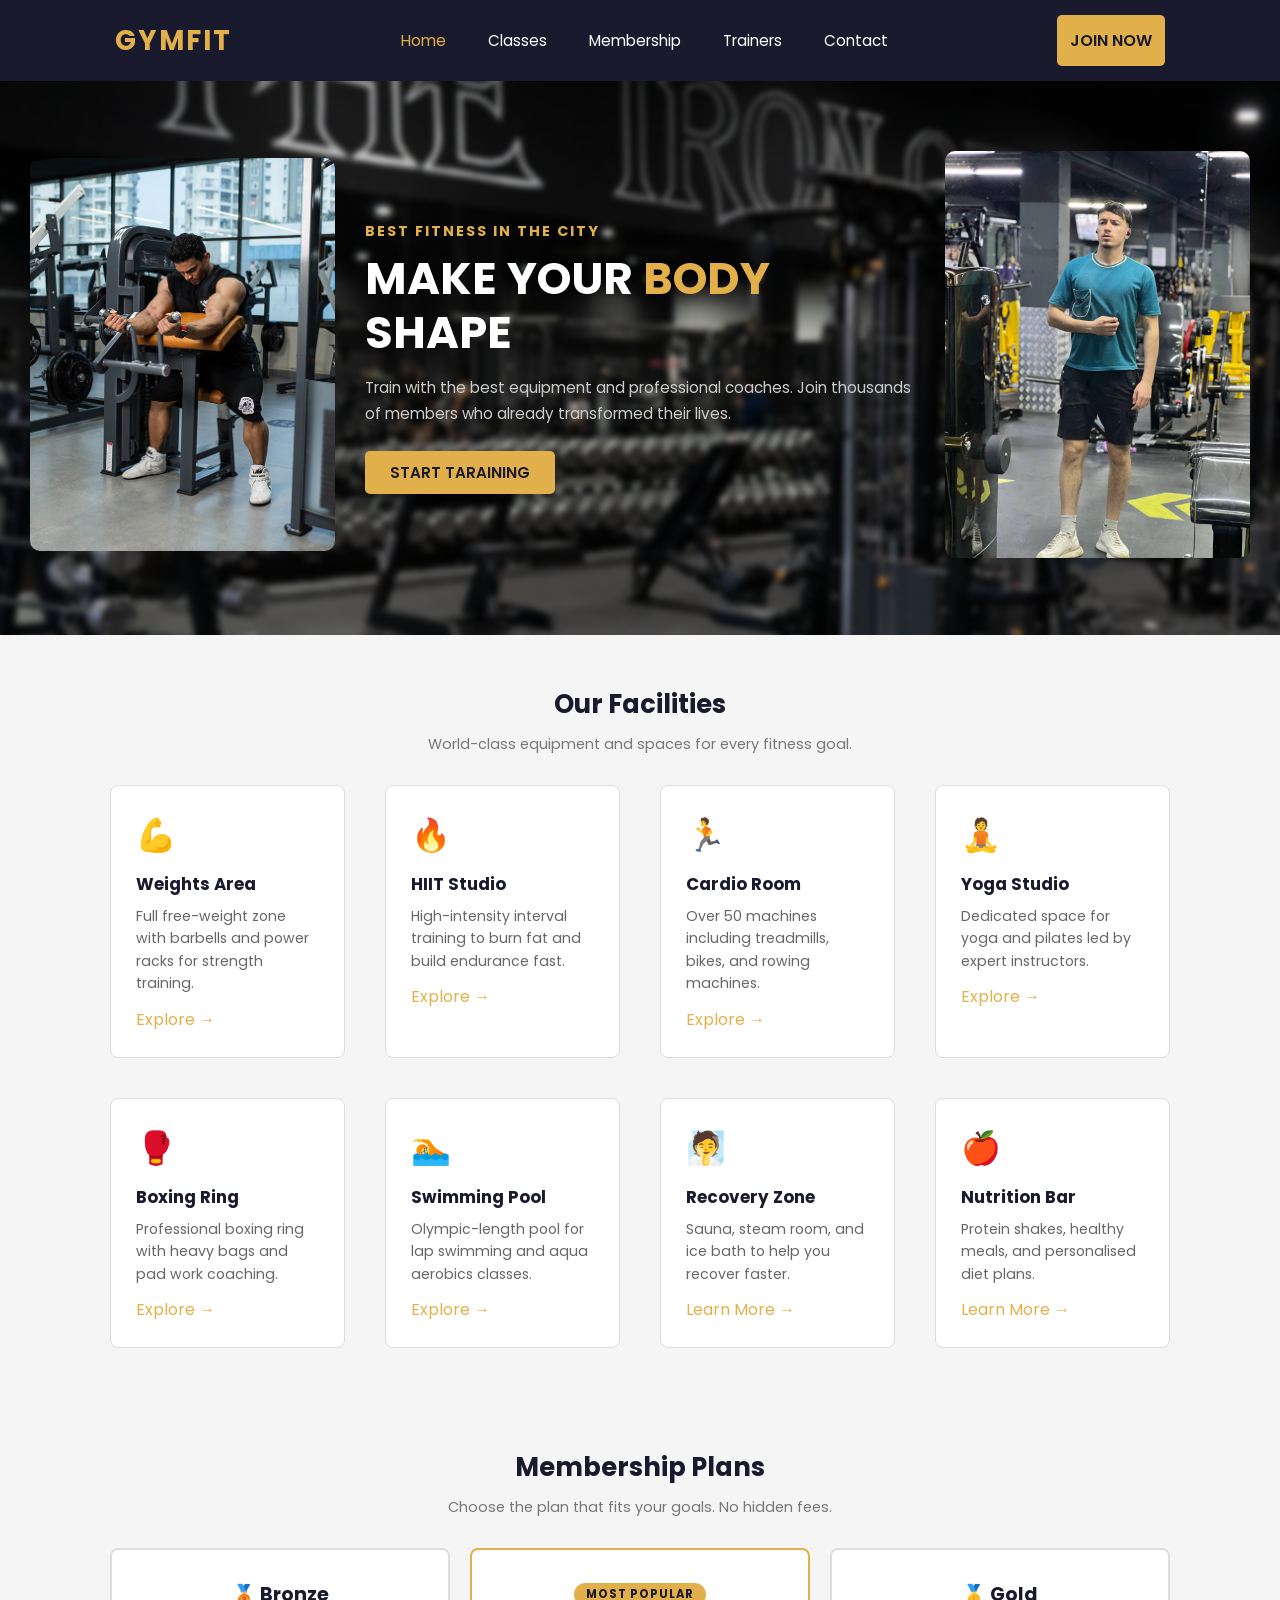
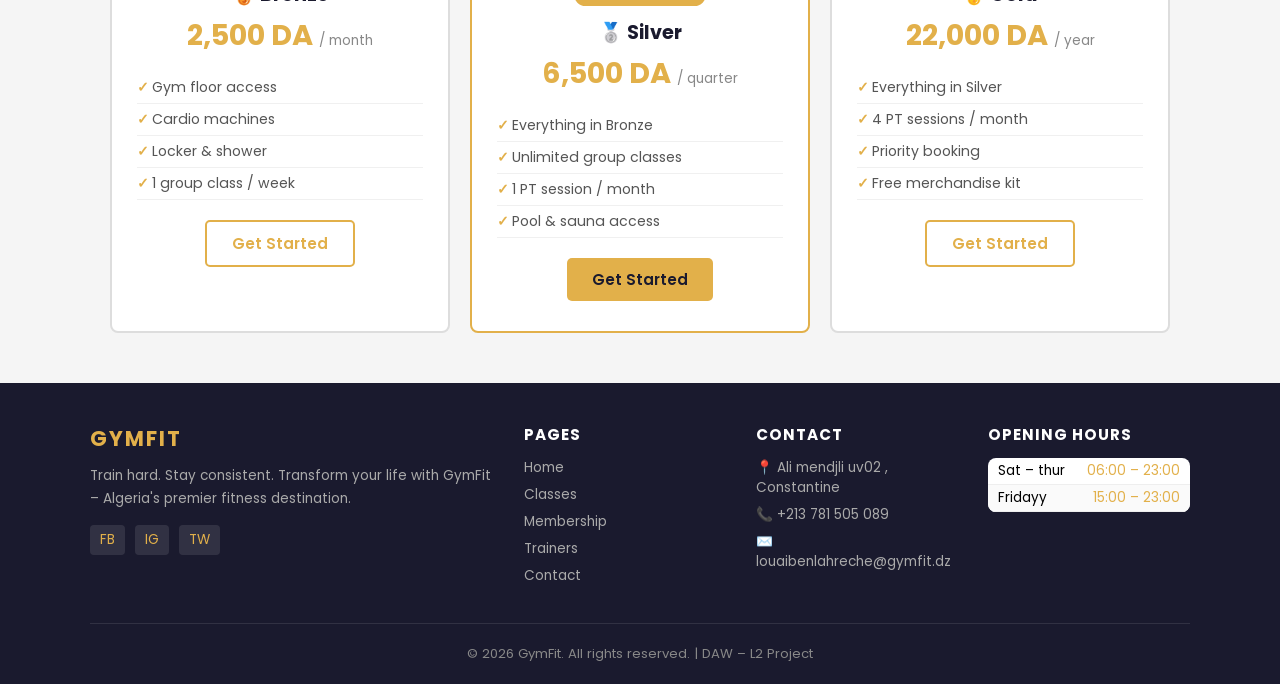
<file: gym-main/index.html>
<!DOCTYPE html>
<html lang="en">
<head>
  <meta charset="UTF-8" />
  <meta name="viewport" content="width=device-width, initial-scale=1.0" />
  <title>GymFit - Home</title>
  <link rel="stylesheet" href="style.css" />
</head>

<body>

  <!-- NAVIGATION -->
  <nav>
    <div class="logo">
      <a href="index.html">GYMFIT</a>
    </div>
    <ul>
      <li><a href="index.html" class="active">Home</a></li>
      <li><a href="classes.html">Classes</a></li>
      <li><a href="membership.html">Membership</a></li>
      <li><a href="trainers.html">Trainers</a></li>
      <li><a href="contact.html">Contact</a></li>
    </ul>
    <a href="membership.html" class="btn">JOIN NOW</a>
  </nav>

  <!-- HERO SECTION -->
  <header class="hero">
    <div class="hero-image">
       <img src="gym-photo.jpg" alt="Person training at GymFit" />
    </div>
    <div class="hero-text">
      <h4>Best Fitness in the City</h4>
      <h1>MAKE YOUR <span>BODY</span> SHAPE</h1>
      <p>Train with the best equipment and professional coaches. Join thousands of members who already transformed their lives.</p>
      <a href="membership.html" class="btn">START TARAINING</a>
    </div>
    <div class="hero-image">
      <img src="louai.jpg" alt="Person training at GymFit" />
    </div>
  </header>

  <!-- MAIN CONTENT -->
  <main>

    <!-- GYM FACILITIES -->
    <section class="container">
      <h2 class="section-title">Our Facilities</h2>
      <p class="section-sub">World-class equipment and spaces for every fitness goal.</p>

      <div class="grid-4">

        <article class="card">
          <div class="icon">💪</div>
          <h4>Weights Area</h4>
          <p>Full free-weight zone with barbells and power racks for strength training.</p>
          <a href="classes.html">Explore →</a>
        </article>

        <article class="card">
          <div class="icon">🔥</div>
          <h4>HIIT Studio</h4>
          <p>High-intensity interval training to burn fat and build endurance fast.</p>
          <a href="classes.html">Explore →</a>
        </article>

        <article class="card">
          <div class="icon">🏃</div>
          <h4>Cardio Room</h4>
          <p>Over 50 machines including treadmills, bikes, and rowing machines.</p>
          <a href="classes.html">Explore →</a>
        </article>

        <article class="card">
          <div class="icon">🧘</div>
          <h4>Yoga Studio</h4>
          <p>Dedicated space for yoga and pilates led by expert instructors.</p>
          <a href="classes.html">Explore →</a>
        </article>

        <article class="card">
          <div class="icon">🥊</div>
          <h4>Boxing Ring</h4>
          <p>Professional boxing ring with heavy bags and pad work coaching.</p>
          <a href="classes.html">Explore →</a>
        </article>

        <article class="card">
          <div class="icon">🏊</div>
          <h4>Swimming Pool</h4>
          <p>Olympic-length pool for lap swimming and aqua aerobics classes.</p>
          <a href="classes.html">Explore →</a>
        </article>

        <article class="card">
          <div class="icon">🧖</div>
          <h4>Recovery Zone</h4>
          <p>Sauna, steam room, and ice bath to help you recover faster.</p>
          <a href="contact.html">Learn More →</a>
        </article>

        <article class="card">
          <div class="icon">🍎</div>
          <h4>Nutrition Bar</h4>
          <p>Protein shakes, healthy meals, and personalised diet plans.</p>
          <a href="contact.html">Learn More →</a>
        </article>

      </div>
    </section>

    <!-- MEMBERSHIP PLAN HIGHLIGHTS -->
    <section class="container">
      <h2 class="section-title">Membership Plans</h2>
      <p class="section-sub">Choose the plan that fits your goals. No hidden fees.</p>

      <div class="grid-3">

        <div class="plan-card">
          <h4>🥉 Bronze</h4>
          <p class="price">2,500 DA <span>/ month</span></p>
          <ul>
            <li>Gym floor access</li>
            <li>Cardio machines</li>
            <li>Locker &amp; shower</li>
            <li>1 group class / week</li>
          </ul>
          <a href="membership.html" class="btn btn-outline">Get Started</a>
        </div>

        <div class="plan-card recommended">
          <span class="plan-badge">Most Popular</span>
          <h4>🥈 Silver</h4>
          <p class="price">6,500 DA <span>/ quarter</span></p>
          <ul>
            <li>Everything in Bronze</li>
            <li>Unlimited group classes</li>
            <li>1 PT session / month</li>
            <li>Pool &amp; sauna access</li>
          </ul>
          <a href="membership.html" class="btn">Get Started</a>
        </div>

        <div class="plan-card">
          <h4>🥇 Gold</h4>
          <p class="price">22,000 DA <span>/ year</span></p>
          <ul>
            <li>Everything in Silver</li>
            <li>4 PT sessions / month</li>
            <li>Priority booking</li>
            <li>Free merchandise kit</li>
          </ul>
          <a href="membership.html" class="btn btn-outline">Get Started</a>
        </div>

      </div>
    </section>

  </main>

  <!-- FOOTER -->
  <footer>
    <div class="footer-grid">

      <div class="footer-col">
        <span class="footer-logo">GYMFIT</span>
        <p>Train hard. Stay consistent. Transform your life with GymFit – Algeria's premier fitness destination.</p>
        <div class="footer-socials">
          <a href="#">FB</a>
          <a href="#">IG</a>
          <a href="#">TW</a>
        </div>
      </div>
      <div class="footer-col">
        <h4>Pages</h4>
        <a href="index.html">Home</a>
        <a href="classes.html">Classes</a>
        <a href="membership.html">Membership</a>
        <a href="trainers.html">Trainers</a>
        <a href="contact.html">Contact</a>
      </div>
      <div class="footer-col">
        <h4>Contact</h4>
        <a href="#">📍 Ali mendjli uv02 , Constantine</a>
        <a href="tel:+213555123456">📞 +213 781 505 089</a>
        <a href="mailto:info@gymfit.dz">✉️ louaibenlahreche@gymfit.dz</a>
      </div>
      <div class="footer-col">
        <h4>Opening Hours</h4>
        <table class="footer-hours">
          <tr><td>Sat – thur</td><td>06:00 – 23:00</td></tr>
          <tr><td>Fridayy</td><td>15:00 – 23:00</td></tr>
       
        </table>
      </div>
    </div>
    <div class="footer-bar">
      &copy; 2026 GymFit. All rights reserved. | DAW – L2 Project
    </div>
  </footer>
</body>
</html>
</file>
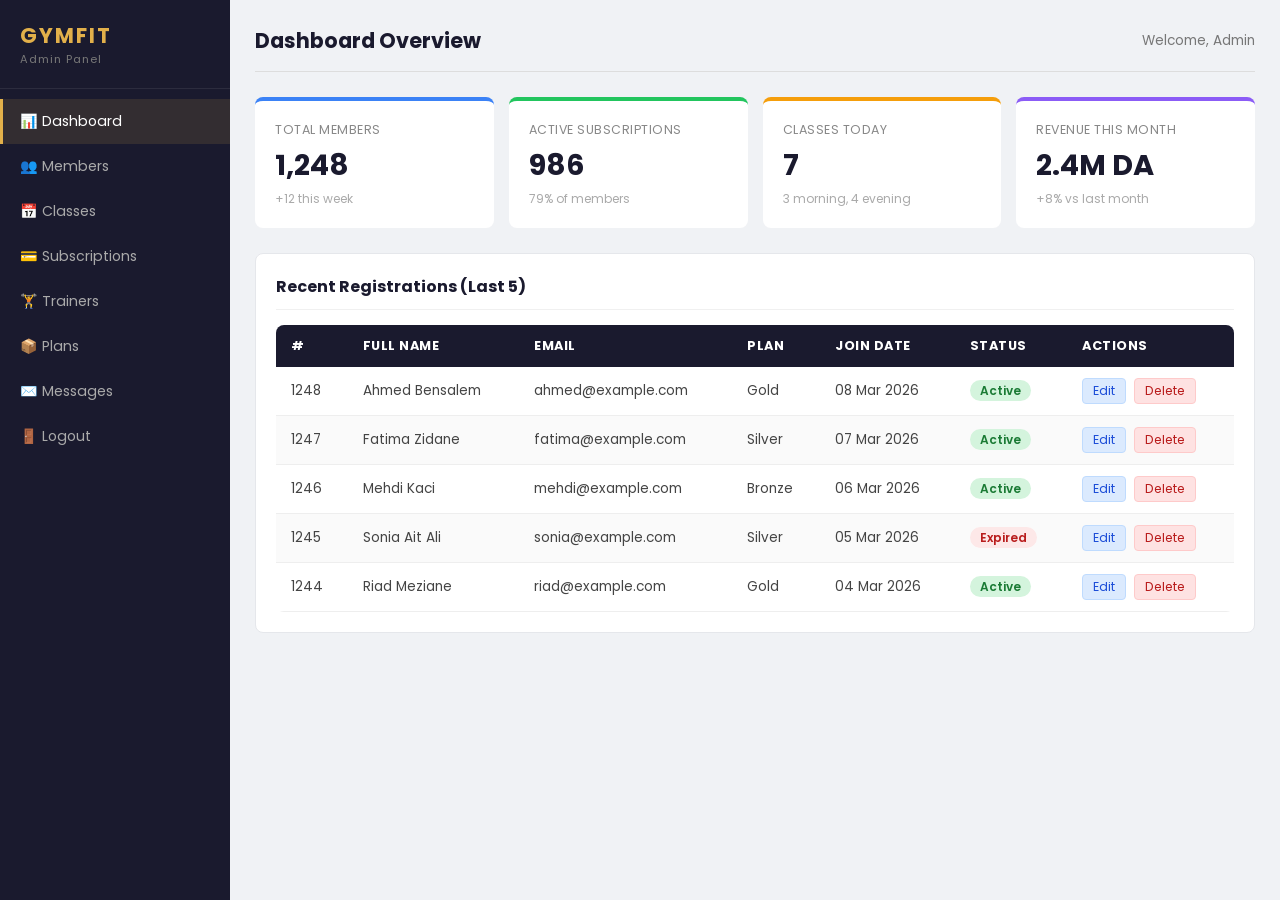
<file: gym-main/Admin-dashboard.html>
<!DOCTYPE html>
<html lang="en">
<head>
  <meta charset="UTF-8" />
  <meta name="viewport" content="width=device-width, initial-scale=1.0" />
  <title>Dashboard - GymFit Admin</title>
  <link rel="stylesheet" href="style.css" />
</head>

<body class="admin-body">

  <div class="admin-layout">

    <aside class="admin-sidebar">
      <div class="sidebar-logo">
        GYMFIT
        <small>Admin Panel</small>
      </div>
      <nav>
        <ul>
          <li><a href="admin-dashboard.html" class="active">📊 Dashboard</a></li>
          <li><a href="#">👥 Members</a></li>
          <li><a href="#">📅 Classes</a></li>
          <li><a href="#">💳 Subscriptions</a></li>
          <li><a href="#">🏋️ Trainers</a></li>
          <li><a href="admin-plans.html">📦 Plans</a></li>
          <li><a href="#">✉️ Messages</a></li>
          <li><a href="admin-login.html">🚪 Logout</a></li>
        </ul>
      </nav>
    </aside>

    <!-- MAIN CONTENT -->
    <main class="admin-main">

      <!-- Top Bar -->
      <div class="admin-topbar">
        <h1>Dashboard Overview</h1>
        <span class="admin-user">Welcome, Admin</span>
      </div>

      <!-- Stats Cards -->
      <div class="stats-grid">
        <div class="stat-card blue">
          <p class="stat-label">Total Members</p>
          <p class="stat-value">1,248</p>
          <p class="stat-sub">+12 this week</p>
        </div>
        <div class="stat-card green">
          <p class="stat-label">Active Subscriptions</p>
          <p class="stat-value">986</p>
          <p class="stat-sub">79% of members</p>
        </div>
        <div class="stat-card orange">
          <p class="stat-label">Classes Today</p>
          <p class="stat-value">7</p>
          <p class="stat-sub">3 morning, 4 evening</p>
        </div>
        <div class="stat-card purple">
          <p class="stat-label">Revenue This Month</p>
          <p class="stat-value">2.4M DA</p>
          <p class="stat-sub">+8% vs last month</p>
        </div>
      </div>

      <!-- Recent Registrations -->
      <div class="admin-card">
        <h2>Recent Registrations (Last 5)</h2>
        <table class="admin-table">
          <thead>
            <tr>
              <th>#</th>
              <th>Full Name</th>
              <th>Email</th>
              <th>Plan</th>
              <th>Join Date</th>
              <th>Status</th>
              <th>Actions</th>
            </tr>
          </thead>
          <tbody>
            <tr>
              <td>1248</td>
              <td>Ahmed Bensalem</td>
              <td>ahmed@example.com</td>
              <td>Gold</td>
              <td>08 Mar 2026</td>
              <td><span class="status-active">Active</span></td>
              <td>
                <button class="btn-edit" type="button">Edit</button>
                <button class="btn-delete" type="button">Delete</button>
              </td>
            </tr>
            <tr>
              <td>1247</td>
              <td>Fatima Zidane</td>
              <td>fatima@example.com</td>
              <td>Silver</td>
              <td>07 Mar 2026</td>
              <td><span class="status-active">Active</span></td>
              <td>
                <button class="btn-edit" type="button">Edit</button>
                <button class="btn-delete" type="button">Delete</button>
              </td>
            </tr>
            <tr>
              <td>1246</td>
              <td>Mehdi Kaci</td>
              <td>mehdi@example.com</td>
              <td>Bronze</td>
              <td>06 Mar 2026</td>
              <td><span class="status-active">Active</span></td>
              <td>
                <button class="btn-edit" type="button">Edit</button>
                <button class="btn-delete" type="button">Delete</button>
              </td>
            </tr>
            <tr>
              <td>1245</td>
              <td>Sonia Ait Ali</td>
              <td>sonia@example.com</td>
              <td>Silver</td>
              <td>05 Mar 2026</td>
              <td><span class="status-inactive">Expired</span></td>
              <td>
                <button class="btn-edit" type="button">Edit</button>
                <button class="btn-delete" type="button">Delete</button>
              </td>
            </tr>
            <tr>
              <td>1244</td>
              <td>Riad Meziane</td>
              <td>riad@example.com</td>
              <td>Gold</td>
              <td>04 Mar 2026</td>
              <td><span class="status-active">Active</span></td>
              <td>
                <button class="btn-edit" type="button">Edit</button>
                <button class="btn-delete" type="button">Delete</button>
              </td>
            </tr>
          </tbody>
        </table>
      </div>

    </main>
  </div>

</body>
</html>
</file>
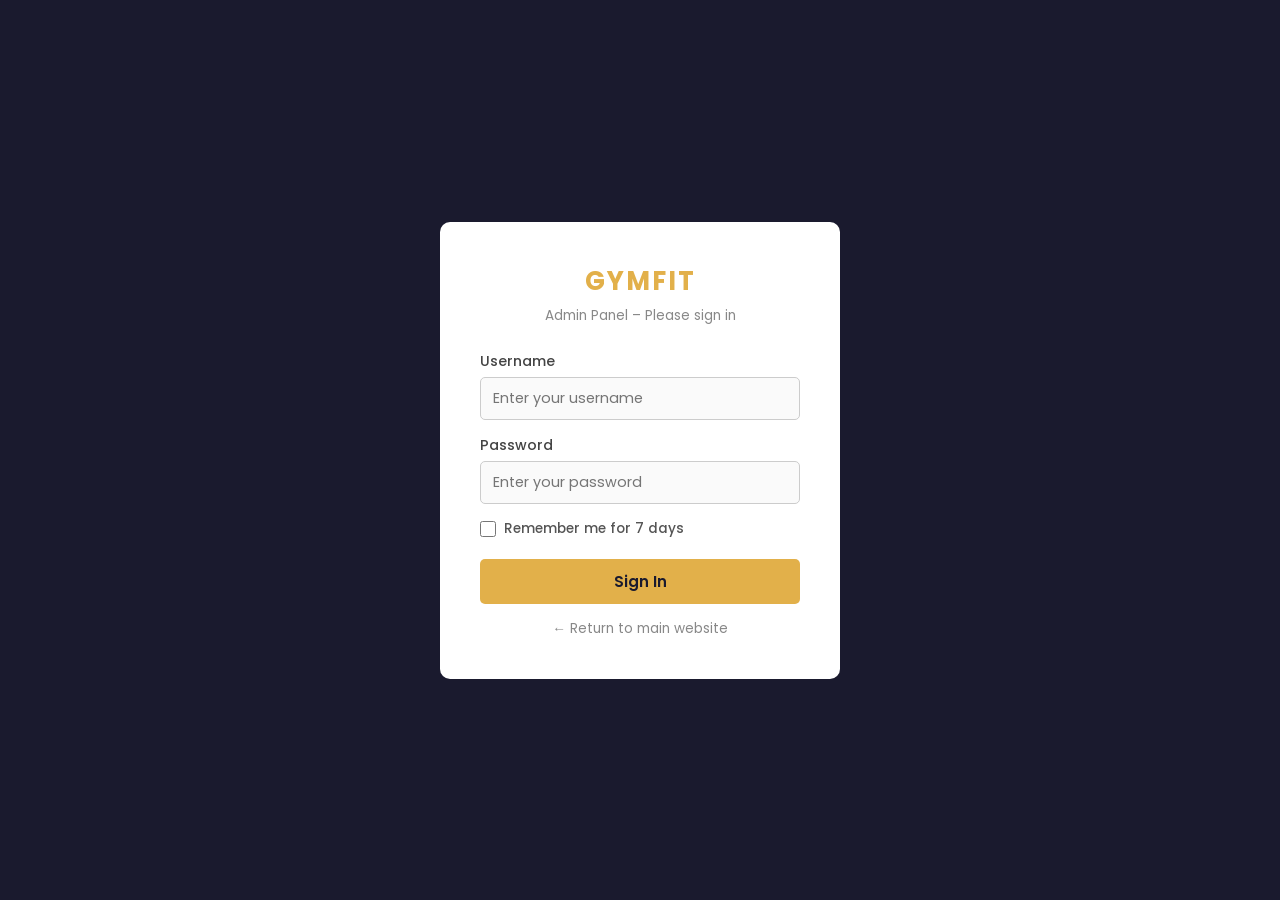
<file: gym-main/Admin-login.html>
<!DOCTYPE html>
<html lang="en">
<head>
  <meta charset="UTF-8" />
  <meta name="viewport" content="width=device-width, initial-scale=1.0" />
  <title>Admin Login - GymFit</title>
  <link rel="stylesheet" href="style.css" />
</head>

<body class="admin-body">

  <div class="login-page">
    <div class="login-card">

      <p class="login-logo">GYMFIT</p>
      <p class="login-sub">Admin Panel – Please sign in</p>

     
      <div class="error-msg" id="loginError">
        Invalid username or password. Please try again.
      </div>

      <form action="admin-dashboard.html" method="POST">

        <div class="form-group">
          <label for="username">Username</label>
          <input type="text" id="username" name="username" placeholder="Enter your username" required autocomplete="username" />
        </div>

        <div class="form-group">
          <label for="password">Password</label>
          <input type="password" id="password" name="password" placeholder="Enter your password" required autocomplete="current-password" />
        </div>

        <div class="form-group">
          <label style="display:flex; align-items:center; gap:8px; cursor:pointer; font-size:.85rem; color:#555;">
            <input type="checkbox" name="remember" style="width:16px; height:16px; accent-color:#e2b04a;" />
            Remember me for 7 days
          </label>
        </div>

        <button type="submit" class="admin-submit">Sign In</button>

      </form>

      <a href="index.html" class="back-link">← Return to main website</a>

    </div>
  </div>

</body>
</html>
</file>
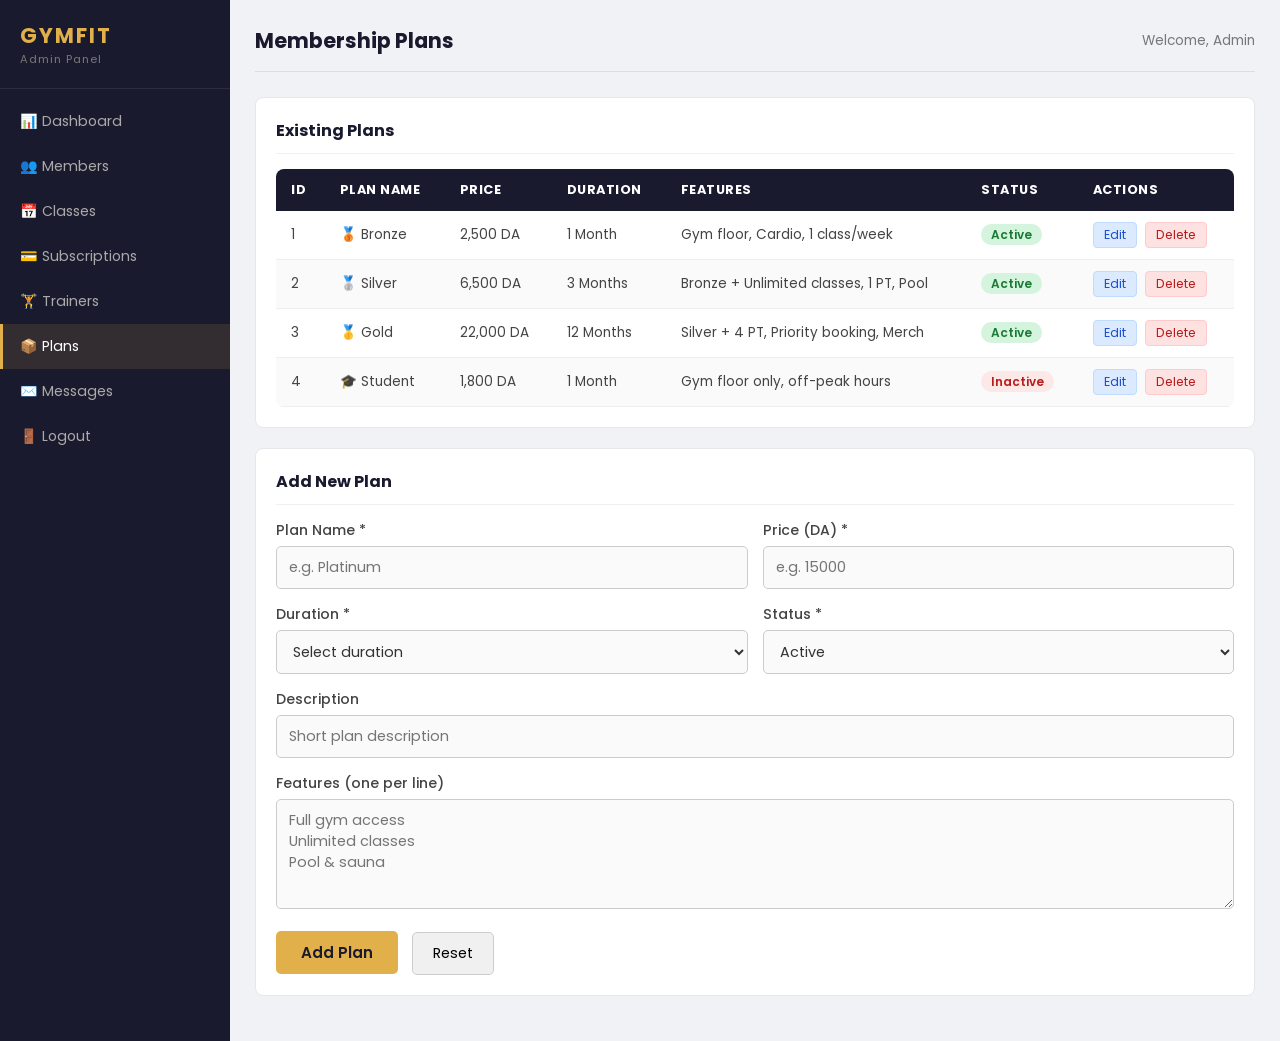
<file: gym-main/Admin-plans.html>
<!DOCTYPE html>
<html lang="en">
<head>
  <meta charset="UTF-8" />
  <meta name="viewport" content="width=device-width, initial-scale=1.0" />
  <title>Plans Management - GymFit Admin</title>
  <link rel="stylesheet" href="style.css" />
</head>

<body class="admin-body">

  <div class="admin-layout">

    <!-- SIDEBAR -->
    <aside class="admin-sidebar">
      <div class="sidebar-logo">
        GYMFIT
        <small>Admin Panel</small>
      </div>

      <nav>
        <ul>
          <li><a href="admin-dashboard.html">📊 Dashboard</a></li>
          <li><a href="#">👥 Members</a></li>
          <li><a href="#">📅 Classes</a></li>
          <li><a href="#">💳 Subscriptions</a></li>
          <li><a href="#">🏋️ Trainers</a></li>
          <li><a href="admin-plans.html" class="active">📦 Plans</a></li>
          <li><a href="#">✉️ Messages</a></li>
          <li><a href="admin-login.html">🚪 Logout</a></li>
        </ul>
      </nav>
    </aside>

    <!-- MAIN CONTENT -->
    <main class="admin-main">

      <!-- Top Bar -->
      <div class="admin-topbar">
        <h1>Membership Plans</h1>
        <span class="admin-user">Welcome, Admin</span>
      </div>

      <!-- Existing Plans Table -->
      <div class="admin-card">
        <h2>Existing Plans</h2>
        <table class="admin-table">
          <thead>
            <tr>
              <th>ID</th>
              <th>Plan Name</th>
              <th>Price</th>
              <th>Duration</th>
              <th>Features</th>
              <th>Status</th>
              <th>Actions</th>
            </tr>
          </thead>
          <tbody>
            <tr>
              <td>1</td>
              <td>🥉 Bronze</td>
              <td>2,500 DA</td>
              <td>1 Month</td>
              <td>Gym floor, Cardio, 1 class/week</td>
              <td><span class="status-active">Active</span></td>
              <td>
                <button class="btn-edit" type="button">Edit</button>
                <button class="btn-delete" type="button">Delete</button>
              </td>
            </tr>
            <tr>
              <td>2</td>
              <td>🥈 Silver</td>
              <td>6,500 DA</td>
              <td>3 Months</td>
              <td>Bronze + Unlimited classes, 1 PT, Pool</td>
              <td><span class="status-active">Active</span></td>
              <td>
                <button class="btn-edit" type="button">Edit</button>
                <button class="btn-delete" type="button">Delete</button>
              </td>
            </tr>
            <tr>
              <td>3</td>
              <td>🥇 Gold</td>
              <td>22,000 DA</td>
              <td>12 Months</td>
              <td>Silver + 4 PT, Priority booking, Merch</td>
              <td><span class="status-active">Active</span></td>
              <td>
                <button class="btn-edit" type="button">Edit</button>
                <button class="btn-delete" type="button">Delete</button>
              </td>
            </tr>
            <tr>
              <td>4</td>
              <td>🎓 Student</td>
              <td>1,800 DA</td>
              <td>1 Month</td>
              <td>Gym floor only, off-peak hours</td>
              <td><span class="status-inactive">Inactive</span></td>
              <td>
                <button class="btn-edit" type="button">Edit</button>
                <button class="btn-delete" type="button">Delete</button>
              </td>
            </tr>
          </tbody>
        </table>
      </div>

      <!-- Add New Plan Form -->
      <div class="admin-card">
        <h2>Add New Plan</h2>

        <form action="#" method="POST">

          <div class="form-row">
            <div class="form-group">
              <label for="planName">Plan Name *</label>
              <input type="text" id="planName" name="planName" placeholder="e.g. Platinum" required />
            </div>
            <div class="form-group">
              <label for="planPrice">Price (DA) *</label>
              <input type="number" id="planPrice" name="planPrice" placeholder="e.g. 15000" min="0" required />
            </div>
          </div>

          <div class="form-row">
            <div class="form-group">
              <label for="planDuration">Duration *</label>
              <select id="planDuration" name="planDuration" required>
                <option value="">Select duration</option>
                <option value="1">1 Month</option>
                <option value="3">3 Months</option>
                <option value="6">6 Months</option>
                <option value="12">12 Months</option>
              </select>
            </div>
            <div class="form-group">
              <label for="planStatus">Status *</label>
              <select id="planStatus" name="planStatus" required>
                <option value="active">Active</option>
                <option value="inactive">Inactive</option>
              </select>
            </div>
          </div>

          <div class="form-group">
            <label for="planDesc">Description</label>
            <input type="text" id="planDesc" name="planDesc" placeholder="Short plan description" />
          </div>

          <div class="form-group">
            <label for="planFeatures">Features (one per line)</label>
            <textarea id="planFeatures" name="planFeatures" placeholder="Full gym access&#10;Unlimited classes&#10;Pool &amp; sauna"></textarea>
          </div>

          <button type="submit" class="btn">Add Plan</button>
          <button type="reset" style="margin-left:10px; padding:10px 20px; background:#f0f0f0; border:1px solid #ccc; border-radius:5px; cursor:pointer; font-family:Poppins,sans-serif; font-size:.9rem;">Reset</button>

        </form>
      </div>

    </main>
  </div>

</body>
</html>
</file>
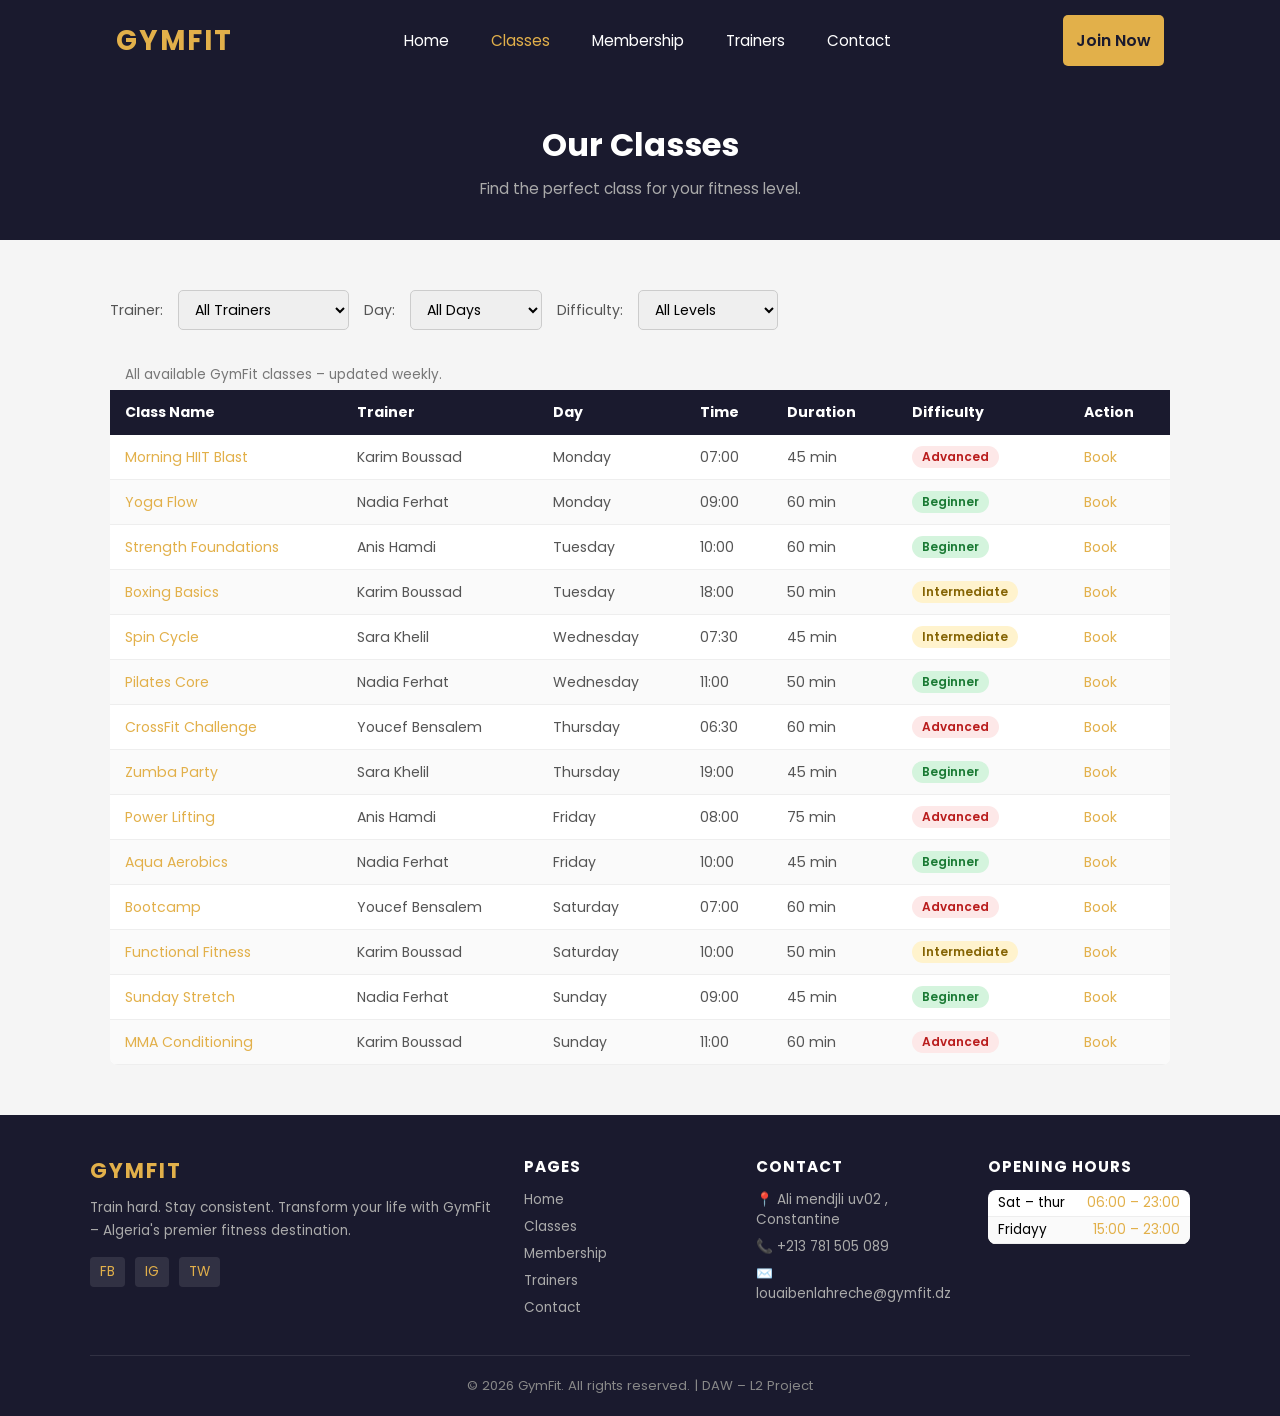
<file: gym-main/classes.html>
<!DOCTYPE html>
<html lang="en">
<head>
  <meta charset="UTF-8" />
  <meta name="viewport" content="width=device-width, initial-scale=1.0" />
  <title>Classes - GymFit</title>
  <link rel="stylesheet" href="style.css" />
</head>

<body>

  <!-- NAVIGATION -->
  <nav>
    <div class="logo">GYMFIT</div>
    <ul>
      <li><a href="index.html">Home</a></li>
      <li><a href="classes.html" class="active">Classes</a></li>
      <li><a href="membership.html">Membership</a></li>
      <li><a href="trainers.html">Trainers</a></li>
      <li><a href="contact.html">Contact</a></li>
    </ul>
    <a href="membership.html" class="btn">Join Now</a>
  </nav>

  <!-- PAGE TITLE -->
  <div class="page-title">
    <h1>Our Classes</h1>
    <p>Find the perfect class for your fitness level.</p>
  </div>

  <!-- MAIN CONTENT -->
  <main>
    <section class="container">

      <!-- FILTER BAR (placeholder - JS filtering comes in Part 3) -->
      <div style="display:flex; gap:15px; flex-wrap:wrap; margin-bottom:25px; align-items:center;">

        <label for="filterTrainer" style="font-size:.88rem; color:#555;">Trainer:</label>
        <select id="filterTrainer" style="padding:8px 12px; border:1px solid #ccc; border-radius:5px; font-family:Poppins,sans-serif; font-size:.88rem;">
          <option value="">All Trainers</option>
          <option>Karim Boussad</option>
          <option>Sara Khelil</option>
          <option>Anis Hamdi</option>
          <option>Nadia Ferhat</option>
          <option>Youcef Bensalem</option>
        </select>

        <label for="filterDay" style="font-size:.88rem; color:#555;">Day:</label>
        <select id="filterDay" style="padding:8px 12px; border:1px solid #ccc; border-radius:5px; font-family:Poppins,sans-serif; font-size:.88rem;">
          <option value="">All Days</option>
          <option>Monday</option>
          <option>Tuesday</option>
          <option>Wednesday</option>
          <option>Thursday</option>
          <option>Friday</option>
          <option>Saturday</option>
          <option>Sunday</option>
        </select>

        <label for="filterDiff" style="font-size:.88rem; color:#555;">Difficulty:</label>
        <select id="filterDiff" style="padding:8px 12px; border:1px solid #ccc; border-radius:5px; font-family:Poppins,sans-serif; font-size:.88rem;">
          <option value="">All Levels</option>
          <option>Beginner</option>
          <option>Intermediate</option>
          <option>Advanced</option>
        </select>

        <!-- Note: real filtering will be added in Part 3 with JavaScript -->

      </div>

      <!-- CLASSES TABLE -->
      <table>
        <caption>All available GymFit classes – updated weekly.</caption>
        <thead>
          <tr>
            <th>Class Name</th>
            <th>Trainer</th>
            <th>Day</th>
            <th>Time</th>
            <th>Duration</th>
            <th>Difficulty</th>
            <th>Action</th>
          </tr>
        </thead>
        <tbody>
          <tr>
            <td><a href="#">Morning HIIT Blast</a></td>
            <td>Karim Boussad</td>
            <td>Monday</td>
            <td>07:00</td>
            <td>45 min</td>
            <td><span class="badge badge-advanced">Advanced</span></td>
            <td><a href="#">Book</a></td>
          </tr>
          <tr>
            <td><a href="#">Yoga Flow</a></td>
            <td>Nadia Ferhat</td>
            <td>Monday</td>
            <td>09:00</td>
            <td>60 min</td>
            <td><span class="badge badge-beginner">Beginner</span></td>
            <td><a href="#">Book</a></td>
          </tr>
          <tr>
            <td><a href="#">Strength Foundations</a></td>
            <td>Anis Hamdi</td>
            <td>Tuesday</td>
            <td>10:00</td>
            <td>60 min</td>
            <td><span class="badge badge-beginner">Beginner</span></td>
            <td><a href="#">Book</a></td>
          </tr>
          <tr>
            <td><a href="#">Boxing Basics</a></td>
            <td>Karim Boussad</td>
            <td>Tuesday</td>
            <td>18:00</td>
            <td>50 min</td>
            <td><span class="badge badge-intermediate">Intermediate</span></td>
            <td><a href="#">Book</a></td>
          </tr>
          <tr>
            <td><a href="#">Spin Cycle</a></td>
            <td>Sara Khelil</td>
            <td>Wednesday</td>
            <td>07:30</td>
            <td>45 min</td>
            <td><span class="badge badge-intermediate">Intermediate</span></td>
            <td><a href="#">Book</a></td>
          </tr>
          <tr>
            <td><a href="#">Pilates Core</a></td>
            <td>Nadia Ferhat</td>
            <td>Wednesday</td>
            <td>11:00</td>
            <td>50 min</td>
            <td><span class="badge badge-beginner">Beginner</span></td>
            <td><a href="#">Book</a></td>
          </tr>
          <tr>
            <td><a href="#">CrossFit Challenge</a></td>
            <td>Youcef Bensalem</td>
            <td>Thursday</td>
            <td>06:30</td>
            <td>60 min</td>
            <td><span class="badge badge-advanced">Advanced</span></td>
            <td><a href="#">Book</a></td>
          </tr>
          <tr>
            <td><a href="#">Zumba Party</a></td>
            <td>Sara Khelil</td>
            <td>Thursday</td>
            <td>19:00</td>
            <td>45 min</td>
            <td><span class="badge badge-beginner">Beginner</span></td>
            <td><a href="#">Book</a></td>
          </tr>
          <tr>
            <td><a href="#">Power Lifting</a></td>
            <td>Anis Hamdi</td>
            <td>Friday</td>
            <td>08:00</td>
            <td>75 min</td>
            <td><span class="badge badge-advanced">Advanced</span></td>
            <td><a href="#">Book</a></td>
          </tr>
          <tr>
            <td><a href="#">Aqua Aerobics</a></td>
            <td>Nadia Ferhat</td>
            <td>Friday</td>
            <td>10:00</td>
            <td>45 min</td>
            <td><span class="badge badge-beginner">Beginner</span></td>
            <td><a href="#">Book</a></td>
          </tr>
          <tr>
            <td><a href="#">Bootcamp</a></td>
            <td>Youcef Bensalem</td>
            <td>Saturday</td>
            <td>07:00</td>
            <td>60 min</td>
            <td><span class="badge badge-advanced">Advanced</span></td>
            <td><a href="#">Book</a></td>
          </tr>
          <tr>
            <td><a href="#">Functional Fitness</a></td>
            <td>Karim Boussad</td>
            <td>Saturday</td>
            <td>10:00</td>
            <td>50 min</td>
            <td><span class="badge badge-intermediate">Intermediate</span></td>
            <td><a href="#">Book</a></td>
          </tr>
          <tr>
            <td><a href="#">Sunday Stretch</a></td>
            <td>Nadia Ferhat</td>
            <td>Sunday</td>
            <td>09:00</td>
            <td>45 min</td>
            <td><span class="badge badge-beginner">Beginner</span></td>
            <td><a href="#">Book</a></td>
          </tr>
          <tr>
            <td><a href="#">MMA Conditioning</a></td>
            <td>Karim Boussad</td>
            <td>Sunday</td>
            <td>11:00</td>
            <td>60 min</td>
            <td><span class="badge badge-advanced">Advanced</span></td>
            <td><a href="#">Book</a></td>
          </tr>
        </tbody>
      </table>

    </section>
  </main>

  <!-- FOOTER -->
  <!-- FOOTER -->
  <footer>
    <div class="footer-grid">

      <div class="footer-col">
        <span class="footer-logo">GYMFIT</span>
        <p>Train hard. Stay consistent. Transform your life with GymFit – Algeria's premier fitness destination.</p>
        <div class="footer-socials">
          <a href="#">FB</a>
          <a href="#">IG</a>
          <a href="#">TW</a>
        </div>
      </div>
      <div class="footer-col">
        <h4>Pages</h4>
        <a href="index.html">Home</a>
        <a href="classes.html">Classes</a>
        <a href="membership.html">Membership</a>
        <a href="trainers.html">Trainers</a>
        <a href="contact.html">Contact</a>
      </div>
      <div class="footer-col">
        <h4>Contact</h4>
        <a href="#">📍 Ali mendjli uv02 , Constantine</a>
        <a href="tel:+213555123456">📞 +213 781 505 089</a>
        <a href="mailto:info@gymfit.dz">✉️ louaibenlahreche@gymfit.dz</a>
      </div>
      <div class="footer-col">
        <h4>Opening Hours</h4>
        <table class="footer-hours">
          <tr><td>Sat – thur</td><td>06:00 – 23:00</td></tr>
          <tr><td>Fridayy</td><td>15:00 – 23:00</td></tr>
       
        </table>
      </div>
    </div>
    <div class="footer-bar">
      &copy; 2026 GymFit. All rights reserved. | DAW – L2 Project
    </div>
  </footer>
</body>
</html>
</file>
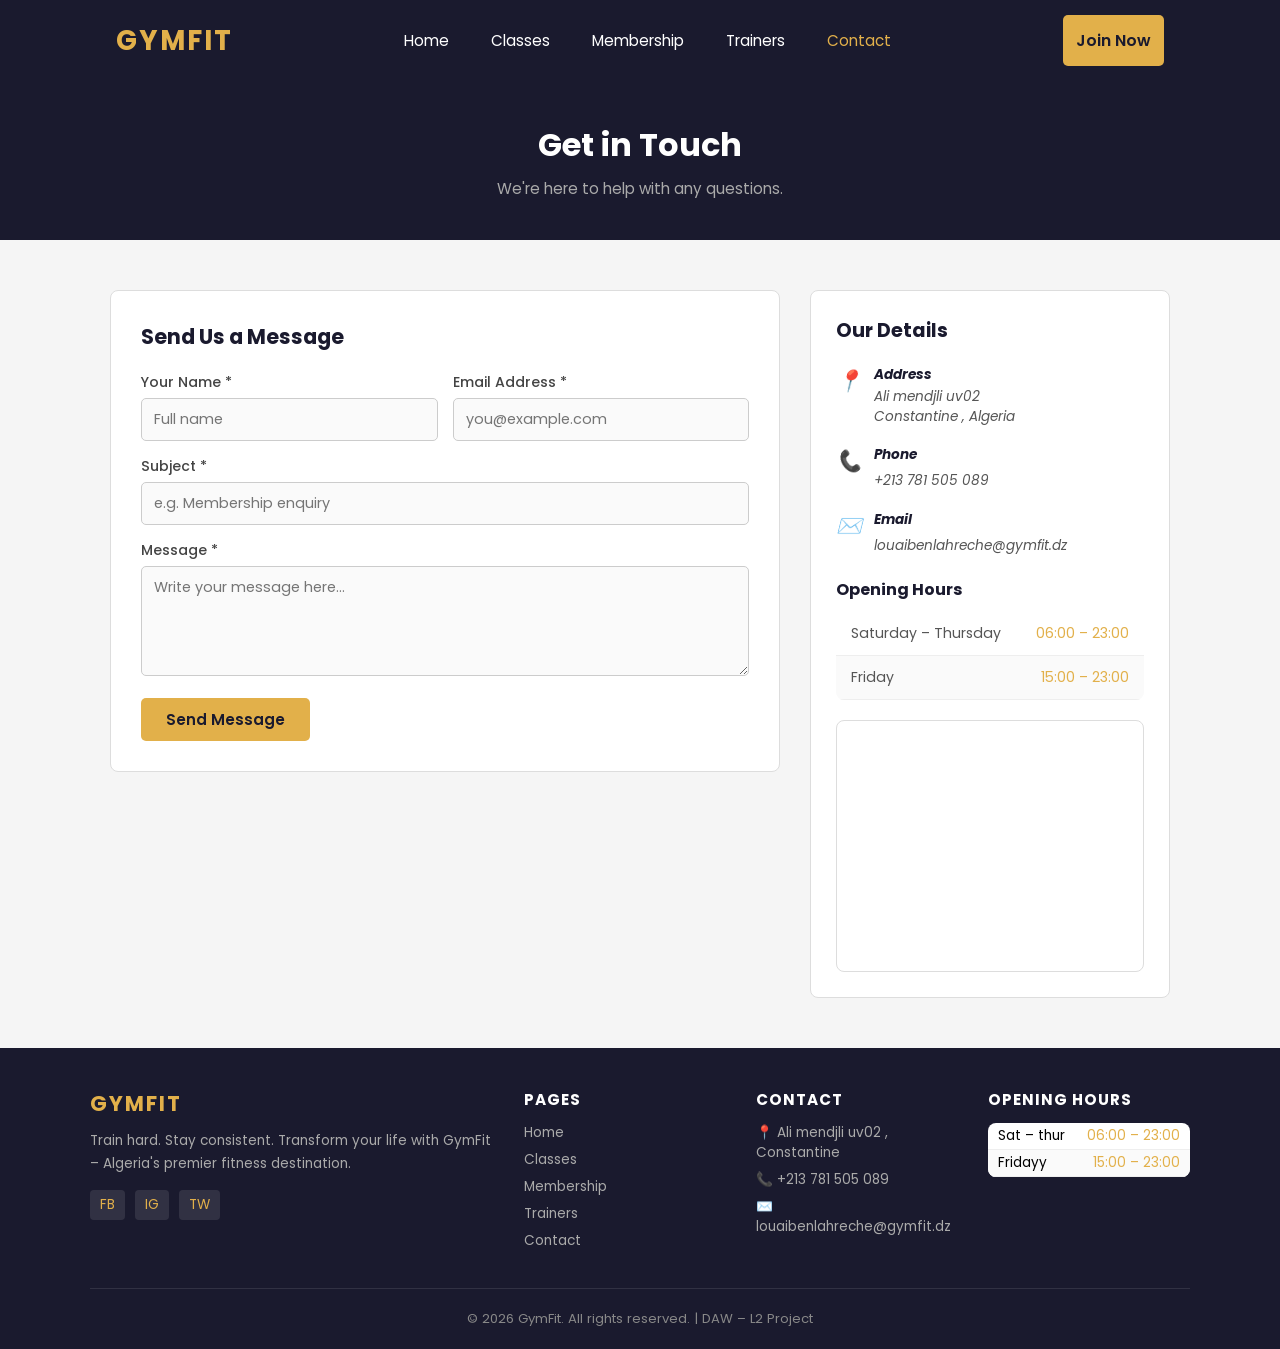
<file: gym-main/contact.html>
<!DOCTYPE html>
<html lang="en">
<head>
  <meta charset="UTF-8" />
  <meta name="viewport" content="width=device-width, initial-scale=1.0" />
  <title>Contact - GymFit</title>
  <link rel="stylesheet" href="style.css" />
</head>

<body>

  <!-- NAVIGATION -->
  <nav>
    <div class="logo">GYMFIT</div>
    <ul>
      <li><a href="index.html">Home</a></li>
      <li><a href="classes.html">Classes</a></li>
      <li><a href="membership.html">Membership</a></li>
      <li><a href="trainers.html">Trainers</a></li>
      <li><a href="contact.html" class="active">Contact</a></li>
    </ul>
    <a href="membership.html" class="btn">Join Now</a>
  </nav>

  <!-- PAGE TITLE -->
  <div class="page-title">
    <h1>Get in Touch</h1>
    <p>We're here to help with any questions.</p>
  </div>

  <main>
    <section class="container">

      <div class="contact-layout">

        <!-- CONTACT FORM -->
        <div class="form-card">
          <h2>Send Us a Message</h2>

          <form action="#" method="POST">

            <div class="form-row">
              <div class="form-group">
                <label for="contactName">Your Name *</label>
                <input type="text" id="contactName" name="name" placeholder="Full name" required />
              </div>
              <div class="form-group">
                <label for="contactEmail">Email Address *</label>
                <input type="email" id="contactEmail" name="email" placeholder="you@example.com" required />
              </div>
            </div>

            <div class="form-group">
              <label for="subject">Subject *</label>
              <input type="text" id="subject" name="subject" placeholder="e.g. Membership enquiry" required />
            </div>

            <div class="form-group">
              <label for="message">Message *</label>
              <textarea id="message" name="message" placeholder="Write your message here…" required></textarea>
            </div>

            <button type="submit" class="btn">Send Message</button>

          </form>
        </div>

        <!-- CONTACT INFO -->
        <div class="contact-info">
          <h2>Our Details</h2>

          <address>
            <div class="contact-item">
              <span class="ci-icon">📍</span>
              <div>
                <h4>Address</h4>
                <p>Ali mendjli uv02<br />Constantine , Algeria</p>
              </div>
            </div>

            <div class="contact-item">
              <span class="ci-icon">📞</span>
              <div>
                <h4>Phone</h4>
                <a href="tel:+213555123456">+213 781 505 089</a>
              </div>
            </div>

            <div class="contact-item">
              <span class="ci-icon">✉️</span>
              <div>
                <h4>Email</h4>
                <a href="mailto:info@gymfit.dz">louaibenlahreche@gymfit.dz</a>
              </div>
            </div>
          </address>

          <!-- Opening Hours Table -->
          <div class="hours-table">
            <h3>Opening Hours</h3>
            <table>
              <tr>
                <td>Saturday – Thursday</td>
                <td style="text-align:right; color:#e2b04a;">06:00 – 23:00</td>
              </tr>
              <tr>
                <td>Friday</td>
                <td style="text-align:right; color:#e2b04a;">15:00 – 23:00</td>
              </tr>
          
            </table>
          </div>

       
             <div style="margin-top:20px; border-radius:8px; overflow:hidden; border:1px solid #ddd;">
            <iframe
              src="https://www.google.com/maps?q=36.24763053645406,6.568066555228425&z=16&output=embed"
              width="100%"
              height="250"
              style="border:0; display:block;"
              allowfullscreen=""
              loading="lazy"
              referrerpolicy="no-referrer-when-downgrade"
              title="GymFit Location">
            </iframe>
          </div>
        </div>
      </div>

    </section>
  </main>

  <!-- FOOTER -->
  <footer>
    <div class="footer-grid">

      <div class="footer-col">
        <span class="footer-logo">GYMFIT</span>
        <p>Train hard. Stay consistent. Transform your life with GymFit – Algeria's premier fitness destination.</p>
        <div class="footer-socials">
          <a href="#">FB</a>
          <a href="#">IG</a>
          <a href="#">TW</a>
        </div>
      </div>
      <div class="footer-col">
        <h4>Pages</h4>
        <a href="index.html">Home</a>
        <a href="classes.html">Classes</a>
        <a href="membership.html">Membership</a>
        <a href="trainers.html">Trainers</a>
        <a href="contact.html">Contact</a>
      </div>
      <div class="footer-col">
        <h4>Contact</h4>
        <a href="#">📍 Ali mendjli uv02 , Constantine</a>
        <a href="tel:+213555123456">📞 +213 781 505 089</a>
        <a href="mailto:info@gymfit.dz">✉️ louaibenlahreche@gymfit.dz</a>
      </div>
      <div class="footer-col">
        <h4>Opening Hours</h4>
        <table class="footer-hours">
          <tr><td>Sat – thur</td><td>06:00 – 23:00</td></tr>
          <tr><td>Fridayy</td><td>15:00 – 23:00</td></tr>
       
        </table>
      </div>
    </div>
    <div class="footer-bar">
      &copy; 2026 GymFit. All rights reserved. | DAW – L2 Project
    </div>
  </footer>
</body>
</html>
</file>
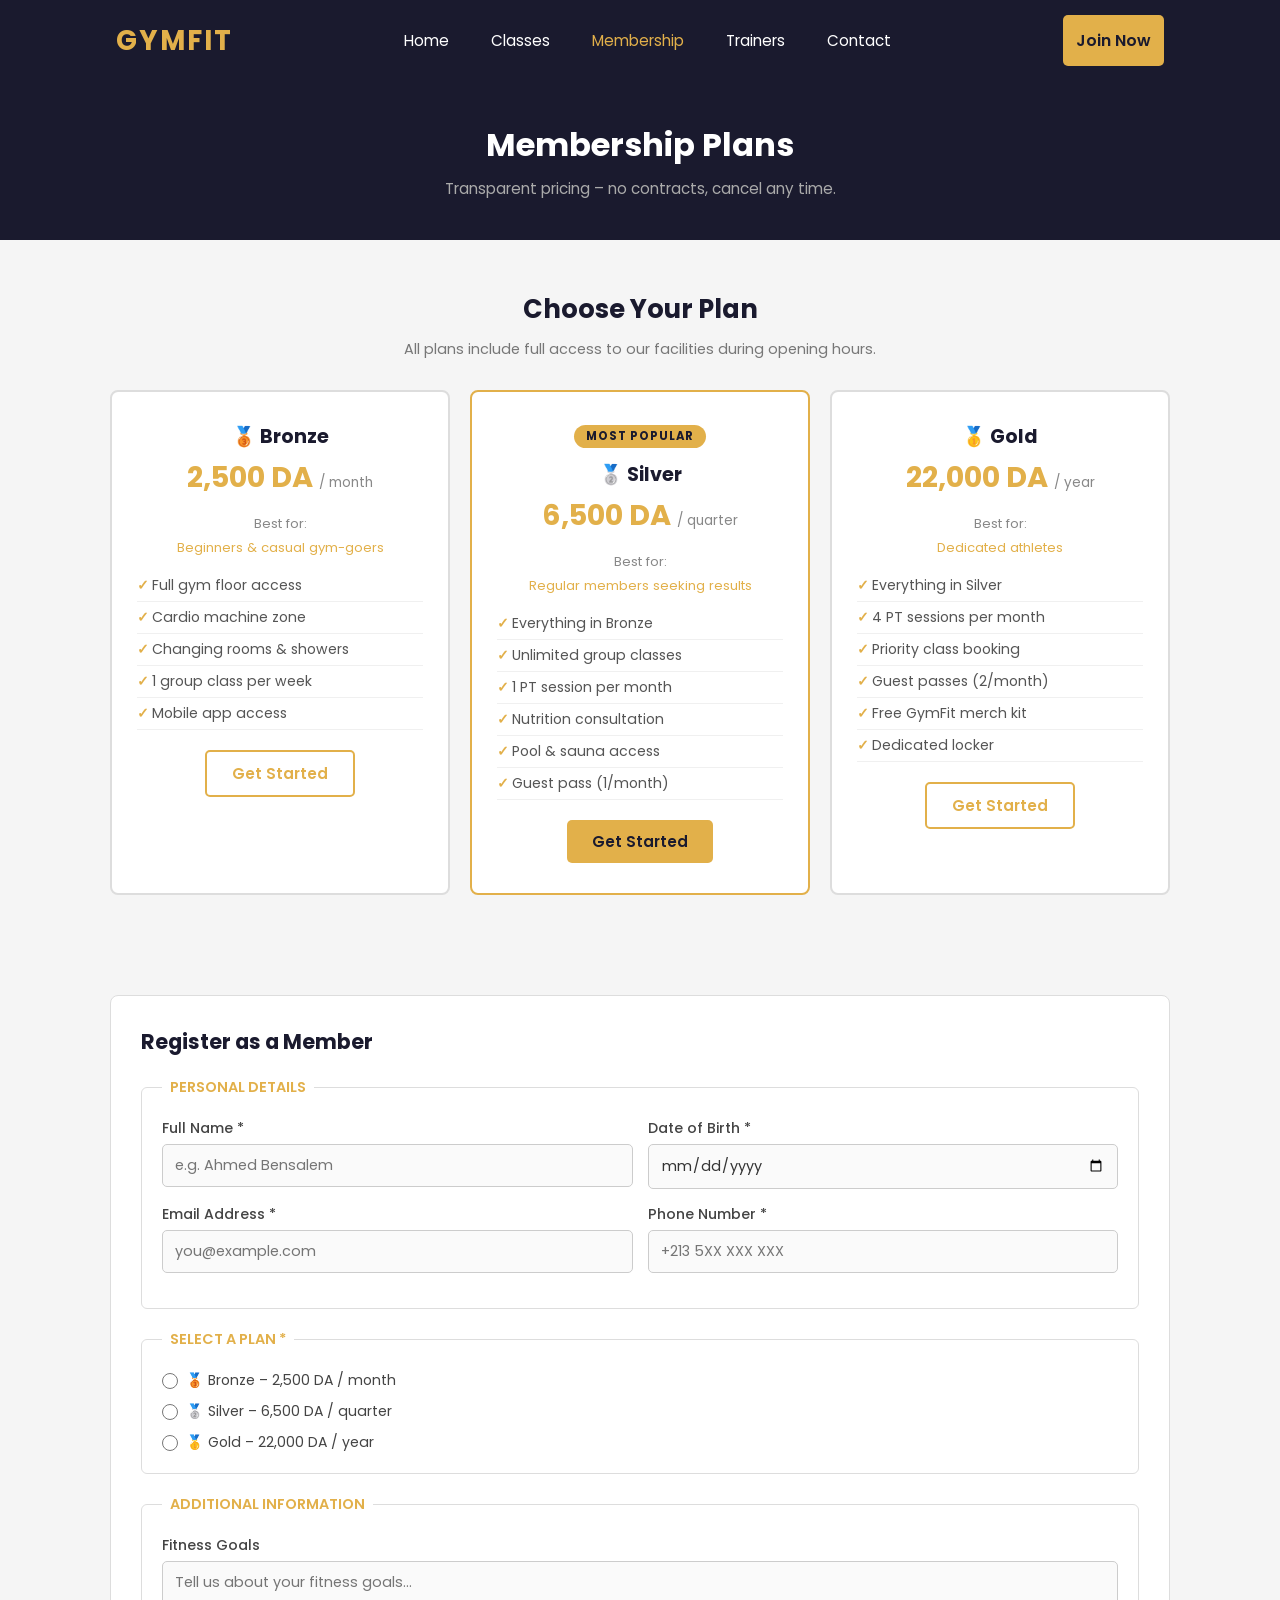
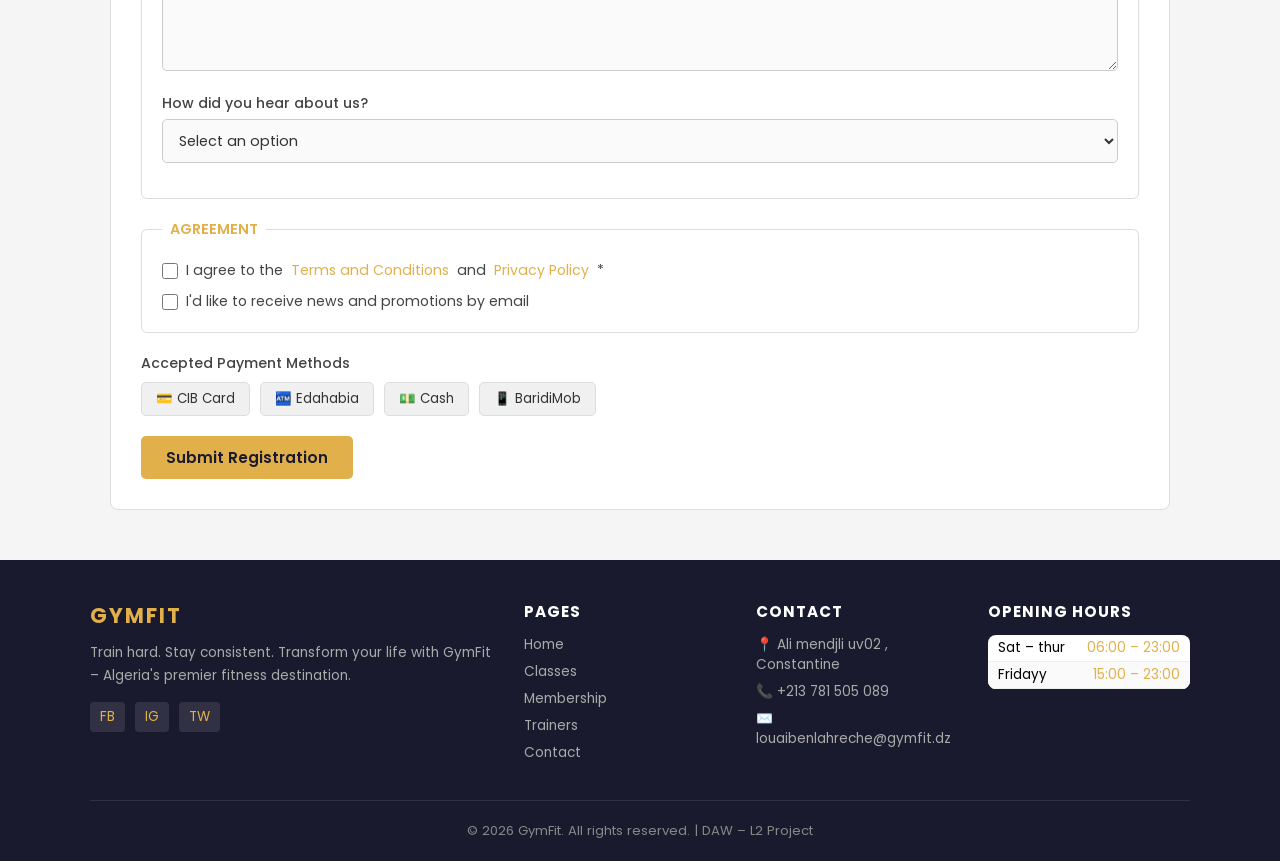
<file: gym-main/membership.html>
<!DOCTYPE html>
<html lang="en">
<head>
  <meta charset="UTF-8" />
  <meta name="viewport" content="width=device-width, initial-scale=1.0" />
  <title>Membership - GymFit</title>
  <link rel="stylesheet" href="style.css" />
</head>

<body>

  <!-- NAVIGATION -->
  <nav>
    <div class="logo">GYMFIT</div>
    <ul>
      <li><a href="index.html">Home</a></li>
      <li><a href="classes.html">Classes</a></li>
      <li><a href="membership.html" class="active">Membership</a></li>
      <li><a href="trainers.html">Trainers</a></li>
      <li><a href="contact.html">Contact</a></li>
    </ul>
    <a href="#register" class="btn">Join Now</a>
  </nav>

  <!-- PAGE TITLE -->
  <div class="page-title">
    <h1>Membership Plans</h1>
    <p>Transparent pricing – no contracts, cancel any time.</p>
  </div>

  <main>

    <!-- PLAN CARDS -->
    <section class="container">
      <h2 class="section-title">Choose Your Plan</h2>
      <p class="section-sub">All plans include full access to our facilities during opening hours.</p>

      <div class="grid-3">

        <!-- Bronze -->
        <div class="plan-card">
          <h4>🥉 Bronze</h4>
          <p class="price">2,500 DA <span>/ month</span></p>
          <dl>
            <dt style="color:#888; font-size:.82rem; margin-bottom:4px;">Best for:</dt>
            <dd style="color:#e2b04a; font-size:.82rem; margin-bottom:12px;">Beginners &amp; casual gym-goers</dd>
          </dl>
          <ul>
            <li>Full gym floor access</li>
            <li>Cardio machine zone</li>
            <li>Changing rooms &amp; showers</li>
            <li>1 group class per week</li>
            <li>Mobile app access</li>
          </ul>
          <a href="#register" class="btn btn-outline">Get Started</a>
        </div>

        <!-- Silver (recommended) -->
        <div class="plan-card recommended">
          <span class="plan-badge">Most Popular</span>
          <h4>🥈 Silver</h4>
          <p class="price">6,500 DA <span>/ quarter</span></p>
          <dl>
            <dt style="color:#888; font-size:.82rem; margin-bottom:4px;">Best for:</dt>
            <dd style="color:#e2b04a; font-size:.82rem; margin-bottom:12px;">Regular members seeking results</dd>
          </dl>
          <ul>
            <li>Everything in Bronze</li>
            <li>Unlimited group classes</li>
            <li>1 PT session per month</li>
            <li>Nutrition consultation</li>
            <li>Pool &amp; sauna access</li>
            <li>Guest pass (1/month)</li>
          </ul>
          <a href="#register" class="btn">Get Started</a>
        </div>

        <!-- Gold -->
        <div class="plan-card">
          <h4>🥇 Gold</h4>
          <p class="price">22,000 DA <span>/ year</span></p>
          <dl>
            <dt style="color:#888; font-size:.82rem; margin-bottom:4px;">Best for:</dt>
            <dd style="color:#e2b04a; font-size:.82rem; margin-bottom:12px;">Dedicated athletes</dd>
          </dl>
          <ul>
            <li>Everything in Silver</li>
            <li>4 PT sessions per month</li>
            <li>Priority class booking</li>
            <li>Guest passes (2/month)</li>
            <li>Free GymFit merch kit</li>
            <li>Dedicated locker</li>
          </ul>
          <a href="#register" class="btn btn-outline">Get Started</a>
        </div>

      </div>
    </section>

    <!-- REGISTRATION FORM -->
    <section class="container" id="register">
      <div class="form-card">
        <h2>Register as a Member</h2>

        <form action="#" method="POST">

          <!-- Personal Details -->
          <fieldset>
            <legend>Personal Details</legend>

            <div class="form-row">
              <div class="form-group">
                <label for="fullName">Full Name *</label>
                <input type="text" id="fullName" name="fullName" placeholder="e.g. Ahmed Bensalem" required />
              </div>
              <div class="form-group">
                <label for="dob">Date of Birth *</label>
                <input type="date" id="dob" name="dob" required />
              </div>
            </div>

            <div class="form-row">
              <div class="form-group">
                <label for="email">Email Address *</label>
                <input type="email" id="email" name="email" placeholder="you@example.com" required />
              </div>
              <div class="form-group">
                <label for="phone">Phone Number *</label>
                <input type="tel" id="phone" name="phone" placeholder="+213 5XX XXX XXX" required />
              </div>
            </div>
          </fieldset>

          <!-- Plan Selection -->
          <fieldset>
            <legend>Select a Plan *</legend>
            <div class="radio-group">
              <label>
                <input type="radio" name="plan" value="bronze" required />
                🥉 Bronze – 2,500 DA / month
              </label>
              <label>
                <input type="radio" name="plan" value="silver" />
                🥈 Silver – 6,500 DA / quarter
              </label>
              <label>
                <input type="radio" name="plan" value="gold" />
                🥇 Gold – 22,000 DA / year
              </label>
            </div>
          </fieldset>

          <!-- Additional Info -->
          <fieldset>
            <legend>Additional Information</legend>
            <div class="form-group">
              <label for="goals">Fitness Goals</label>
              <textarea id="goals" name="goals" placeholder="Tell us about your fitness goals…"></textarea>
            </div>
            <div class="form-group">
              <label for="source">How did you hear about us?</label>
              <select id="source" name="source">
                <option value="">Select an option</option>
                <option>Social Media</option>
                <option>Friend / Family</option>
                <option>Google Search</option>
                <option>Walk-in</option>
                <option>Other</option>
              </select>
            </div>
          </fieldset>

          <!-- Terms -->
          <fieldset>
            <legend>Agreement</legend>
            <div class="checkbox-group">
              <label>
                <input type="checkbox" name="terms" required />
                I agree to the <a href="#">Terms and Conditions</a> and <a href="#">Privacy Policy</a> *
              </label>
              <label>
                <input type="checkbox" name="newsletter" />
                I'd like to receive news and promotions by email
              </label>
            </div>
          </fieldset>

          <!-- Payment Methods -->
          <div class="form-group" style="margin-top:15px;">
            <label>Accepted Payment Methods</label>
            <div style="display:flex; gap:10px; flex-wrap:wrap; margin-top:8px;">
              <span class="pay" >💳 CIB Card</span>
              <span class="pay" >🏧 Edahabia</span>
              <span class="pay" >💵 Cash</span>
              <span class="pay" >📱 BaridiMob</span>
            </div>
          </div>

          <div style="margin-top:20px;">
            <button type="submit" class="btn">Submit Registration</button>
          </div>

        </form>
      </div>
    </section>

  </main>
 <!-- FOOTER -->
  <footer>
    <div class="footer-grid">

      <div class="footer-col">
        <span class="footer-logo">GYMFIT</span>
        <p>Train hard. Stay consistent. Transform your life with GymFit – Algeria's premier fitness destination.</p>
        <div class="footer-socials">
          <a href="#">FB</a>
          <a href="#">IG</a>
          <a href="#">TW</a>
        </div>
      </div>
      <div class="footer-col">
        <h4>Pages</h4>
        <a href="index.html">Home</a>
        <a href="classes.html">Classes</a>
        <a href="membership.html">Membership</a>
        <a href="trainers.html">Trainers</a>
        <a href="contact.html">Contact</a>
      </div>
      <div class="footer-col">
        <h4>Contact</h4>
        <a href="#">📍 Ali mendjli uv02 , Constantine</a>
        <a href="tel:+213555123456">📞 +213 781 505 089</a>
        <a href="mailto:info@gymfit.dz">✉️ louaibenlahreche@gymfit.dz</a>
      </div>
      <div class="footer-col">
        <h4>Opening Hours</h4>
        <table class="footer-hours">
          <tr><td>Sat – thur</td><td>06:00 – 23:00</td></tr>
          <tr><td>Fridayy</td><td>15:00 – 23:00</td></tr>
       
        </table>
      </div>
    </div>
    <div class="footer-bar">
      &copy; 2026 GymFit. All rights reserved. | DAW – L2 Project
    </div>
  </footer>

</body>
</html>
</file>
<file: gym-main/style.css>
/* ===== GOOGLE FONT ===== */
@import url("https://fonts.googleapis.com/css2?family=Poppins:wght@400;600;700&display=swap");

/* ===== CSS VARIABLES ===== */
:root {
  --primary: #1a1a2e;
  --accent: #e2b04a;
  --bg: #f5f5f5;
  --text: #333333;
  --white: #ffffff;
  --light-gray: #eeeeee;
}

/* ===== RESET ===== */
* {
  margin: 0;
  padding: 0;
  box-sizing: border-box;
}

body {
  font-family: "Poppins", sans-serif;
  background-color: var(--bg);
  color: var(--text);
}

a {
  text-decoration: none;
  color: var(--accent);
}

a:hover {
  text-decoration: underline;
}

img {
  width: 100%;
}

ul {
  list-style: none;
}

/* ===== NAVBAR (top nav only) ===== */
body:not(.admin-body) nav {
  background-color: var(--primary);
  padding: 15px 30px;
  display: flex;
  align-items: center;
  justify-content: space-around;
  position: sticky;
  top: 0;
  z-index: 999;
}

body:not(.admin-body) nav .logo {
  color: var(--accent);
  font-size: 1.7rem;
  font-weight: 700;
  letter-spacing: 2px;
}

body:not(.admin-body) nav ul {
  display: flex;
  gap: 42px;
}

body:not(.admin-body) nav ul li a {
  color: var(--white);
  font-size: 0.95rem;
}

body:not(.admin-body) nav ul li a:hover,
body:not(.admin-body) nav ul li a.active {
  color: var(--accent);
  text-decoration: none;
}

nav .btn {
  background-color: var(--accent);
  color: var(--primary);
  padding: 13px;
  border-radius: 5px;
  font-weight: 600;
  font-size: 1rem;
}

nav .btn:hover {
  opacity: 0.85;
  text-decoration: none;
}


header {
  background-image: url(Gym_12.23-19.webp);
  background-size: cover;
  background-position: center;
  background-repeat: no-repeat;
  background-attachment: fixed;
  position: relative; 
  overflow: hidden;
  
}
header::before {
  content: '';
  position: absolute;
  inset: 0;
  background-image: url(Gym_12.23-19.webp);
  background-size: cover;
  background-position: center;
  filter: blur(3px);   
  scale: 1.1;          
  z-index: 0;
}
header *{
  position: relative;
  z-index: 1;
}


/* ===== CONTAINER ===== */
.container {
  max-width: 1100px;
  margin: 0 auto;
  padding: 50px 20px;
}

/* ===== PAGE TITLE ===== */
.page-title {
  background-color: var(--primary);
  color: var(--white);
  text-align: center;
  padding: 40px 20px;
}

.page-title h1 {
  font-size: 2rem;
  margin-bottom: 8px;
}

.page-title p {
  color: #aaaaaa;
  font-size: 0.95rem;
}

/* ===== SECTION TITLE ===== */
h2.section-title {
  text-align: center;
  font-size: 1.6rem;
  color: var(--primary);
  margin-bottom: 10px;
}

p.section-sub {
  text-align: center;
  color: #777;
  margin-bottom: 30px;
  font-size: 0.9rem;
}

/* ===== BUTTON ===== */
.btn {
  display: inline-block;
  background-color: var(--accent);
  color: var(--primary);
  padding: 10px 25px;
  border-radius: 5px;
  font-weight: 600;
  font-size: 0.95rem;
  border: none;
  cursor: pointer;
  font-family: "Poppins", sans-serif;
}

.btn:hover {
  opacity: 1;
  text-decoration: none;
  background-color: #D96C4A;
  color: #ffffff;
  transition:  0.35s ;  
}


.btn-outline {
  background-color: transparent;
  border: 2px solid var(--accent);
  color: var(--accent);
}

.btn-outline:hover {
  background-color: var(--accent);
  color: var(--primary);
}

/* ===== HERO SECTION ===== */
.hero {
  background-color: var(--primary);
  color: var(--white);
  padding: 70px 30px;
  display: flex;
  align-items: center;
  justify-content: space-between;
  gap: 30px;
}

.hero-text {
  max-width: 550px;
  
}

.hero-text h4 {
  color: var(--accent);
  font-size: 0.9rem;
  letter-spacing: 2px;
  text-transform: uppercase;
  margin-bottom: 10px;
}

.hero-text h1 {
  font-size: 2.8rem;
  font-weight: 700;
  line-height: 1.2;
  margin-bottom: 15px;
}

.hero-text h1 span {
  color: var(--accent);
}

.hero-text p {
  color: #cccccc;
  margin-bottom: 25px;
  font-size: 0.95rem;
  line-height: 1.7;
}

.hero-image img {
  max-width: 380px;
  border-radius: 10px;
}

/* ===== CARDS GRID ===== */
.grid-3 {
  display: grid;
  grid-template-columns: repeat(3, 1fr);
  gap: 20px;
}

.grid-4 {
  display: grid;
  grid-template-columns: repeat(4, 1fr);
  gap: 40px;
}

.card {
  background-color: var(--white);
  border: 1px solid #dddddd;
  border-radius: 8px;
  padding: 25px;
}

.card:hover {
  border-color: var(--accent);
}

.card .icon {
  font-size: 2rem;
  margin-bottom: 12px;
}

.card h4 {
  font-size: 1.05rem;
  color: var(--primary);
  margin-bottom: 8px;
}

.card p {
  color: #666;
  font-size: 0.88rem;
  line-height: 1.6;
  margin-bottom: 12px;
}

/* ===== PLAN CARDS ===== */
.plan-card {
  background-color: var(--white);
  border: 2px solid #dddddd;
  border-radius: 8px;
  padding: 30px 25px;
  text-align: center;
}

.plan-card.recommended {
  border-color: var(--accent);
}

.plan-card .plan-badge {
  display: inline-block;
  background-color: var(--accent);
  color: var(--primary);
  font-size: 0.72rem;
  font-weight: 700;
  padding: 3px 12px;
  border-radius: 20px;
  margin-bottom: 12px;
  text-transform: uppercase;
  letter-spacing: 1px;
}

.plan-card h4 {
  font-size: 1.2rem;
  color: var(--primary);
  margin-bottom: 5px;
}

.plan-card .price {
  font-size: 1.8rem;
  font-weight: 700;
  color: var(--accent);
  margin-bottom: 15px;
}

.plan-card .price span {
  font-size: 0.85rem;
  color: #888;
  font-weight: 400;
}

.plan-card ul {
  list-style: none;
  text-align: left;
  margin-bottom: 20px;
}

.plan-card ul li {
  color: #555;
  font-size: 0.88rem;
  padding: 5px 0;
  border-bottom: 1px solid #f0f0f0;
}

.plan-card ul li::before {
  content: "✓ ";
  color: var(--accent);
  font-weight: 700;
}

/* ===== TABLE ===== */
table {
  width: 100%;
  border-collapse: collapse;
  background-color: var(--white);
  border-radius: 8px;
  overflow: hidden;
}

table caption {
  caption-side: top;
  text-align: left;
  padding: 10px 15px 5px;
  color: #777;
  font-size: 0.85rem;
}

table thead tr {
  background-color: var(--primary);
  color: var(--white);
}

table th {
  padding: 12px 15px;
  text-align: left;
  font-size: 0.88rem;
}

table td {
  padding: 11px 15px;
  font-size: 0.88rem;
  color: #555;
  border-bottom: 1px solid #eeeeee;
}

table tbody tr:nth-child(even) {
  background-color: #fafafa;
}

table tbody tr:hover {
  background-color: #fff8e7;
}

/* ===== DIFFICULTY BADGES ===== */
.badge {
  display: inline-block;
  padding: 2px 10px;
  border-radius: 20px;
  font-size: 0.75rem;
  font-weight: 600;
}

.badge-beginner {
  background-color: #d4f4dd;
  color: #1a7a34;
}

.badge-intermediate {
  background-color: #fff3cd;
  color: #856404;
}

.badge-advanced {
  background-color: #fde8e8;
  color: #b91c1c;
}

/* ===== FORM ===== */
.form-card {
  background-color: var(--white);
  border: 1px solid #ddd;
  border-radius: 8px;
  padding: 30px;
}

.form-card h2 {
  color: var(--primary);
  margin-bottom: 20px;
  font-size: 1.3rem;
}

fieldset {
  border: 1px solid #ddd;
  border-radius: 6px;
  padding: 20px;
  margin-bottom: 20px;
}

legend {
  color: var(--accent);
  font-weight: 600;
  font-size: 0.9rem;
  padding: 0 8px;
  text-transform: uppercase;
}

.form-group {
  margin-bottom: 15px;
}

.form-group label {
  display: block;
  color: #444;
  font-size: 0.88rem;
  margin-bottom: 5px;
  font-weight: 500;
}

.form-group input,
.form-group select,
.form-group textarea {
  width: 100%;
  padding: 10px 12px;
  border: 1px solid #ccc;
  border-radius: 5px;
  font-family: "Poppins", sans-serif;
  font-size: 0.9rem;
  color: #333;
  background-color: #fafafa;
}

.form-group input:focus,
.form-group select:focus,
.form-group textarea:focus {
  outline: none;
  border-color: var(--accent);
  background-color: #fff;
}

.form-group textarea {
  min-height: 110px;
  resize: vertical;
}

.form-row {
  display: grid;
  grid-template-columns: 1fr 1fr;
  gap: 15px;
}

.radio-group,
.checkbox-group {
  display: flex;
  flex-direction: column;
  gap: 10px;
}

.radio-group label,
.checkbox-group label {
  display: flex;
  align-items: center;
  gap: 8px;
  font-size: 0.88rem;
  color: #444;
  cursor: pointer;
}

.radio-group input,
.checkbox-group input {
  width: 16px;
  height: 16px;
  accent-color: var(--accent);
}

/* ===== TRAINER CARD ===== */
.trainers-grid {
  display: grid;
  grid-template-columns: repeat(3, 1fr);
  gap: 25px;
}

.trainer-card {
  background-color: var(--white);
  border: 1px solid #ddd;
  border-radius: 8px;
  overflow: hidden;
  text-align: center;
}

.trainer-card:hover {
  border-color: var(--accent);
}

.trainer-card figure {
  padding: 25px 25px 10px;
}

.trainer-card figure img {
  width: 110px;
  height: 110px;
  border-radius: 50%;
  object-fit: cover;
  margin: 0 auto;
  display: block;
  border: 3px solid var(--accent);
}

.trainer-card figcaption {
  color: #888;
  font-size: 0.78rem;
  margin-top: 6px;
  font-style: italic;
}

.trainer-card .trainer-body {
  padding: 0 20px 20px;
}

.trainer-card h3 {
  font-size: 1.05rem;
  color: var(--primary);
  margin-bottom: 4px;
}

.trainer-card .specialty {
  color: var(--accent);
  font-size: 0.82rem;
  font-weight: 600;
  margin-bottom: 4px;
}

.trainer-card .experience {
  color: #888;
  font-size: 0.8rem;
  margin-bottom: 10px;
}

.trainer-card .bio {
  color: #666;
  font-size: 0.83rem;
  line-height: 1.6;
  margin-bottom: 12px;
}

.trainer-card address {
  font-style: normal;
  margin-bottom: 12px;
}

.trainer-card address a {
  font-size: 0.82rem;
  color: var(--accent);
}

/* ===== CONTACT TWO-COLUMN ===== */
.contact-layout {
  display: grid;
  grid-template-columns: 1fr 360px;
  gap: 30px;
  align-items: start;
}

.contact-info {
  background-color: var(--white);
  border: 1px solid #ddd;
  border-radius: 8px;
  padding: 25px;
}

.contact-info h2 {
  color: var(--primary);
  font-size: 1.2rem;
  margin-bottom: 20px;
}

.contact-item {
  display: flex;
  gap: 12px;
  margin-bottom: 18px;
}

.contact-item .ci-icon {
  font-size: 1.3rem;
}

.contact-item h4 {
  font-size: 0.85rem;
  color: var(--primary);
  margin-bottom: 2px;
}

.contact-item p,
.contact-item a {
  font-size: 0.85rem;
  color: #555;
}

.hours-table {
  margin-top: 20px;
}

.hours-table h3 {
  font-size: 1rem;
  color: var(--primary);
  margin-bottom: 10px;
}

.map-placeholder {
  background-color: #f0f0f0;
  border: 1px dashed #bbb;
  border-radius: 6px;
  padding: 30px;
  text-align: center;
  color: #888;
  margin-top: 20px;
  font-size: 0.85rem;
}

/* ===== FOOTER ===== */
footer {
  background-color: var(--primary);
  color: var(--white);
  padding: 40px 30px 20px;
}

.footer-grid {
  max-width: 1100px;
  margin: 0 auto;
  display: grid;
  grid-template-columns: 2fr 1fr 1fr 1fr;
  gap: 30px;
  margin-bottom: 30px;
}

.footer-col .footer-logo {
  font-size: 1.3rem;
  font-weight: 700;
  color: var(--accent);
  letter-spacing: 2px;
  display: block;
  margin-bottom: 10px;
}

.footer-col p {
  color: #aaa;
  font-size: 0.85rem;
  line-height: 1.7;
  margin-bottom: 15px;
}

.footer-col h4 {
  color: var(--white);
  font-size: 0.95rem;
  margin-bottom: 12px;
  text-transform: uppercase;
  letter-spacing: 1px;
}

.footer-col a {
  display: block;
  color: #aaa;
  font-size: 0.85rem;
  margin-bottom: 7px;
}

.footer-col a:hover {
  color: var(--accent);
  text-decoration: none;
}

.footer-socials {
  display: flex;
  gap: 10px;
}

.footer-socials a {
  display: inline-block;
  background-color: rgba(255,255,255,0.1);
  color: var(--accent);
  padding: 5px 10px;
  border-radius: 4px;
  font-size: 0.85rem;
  margin-bottom: 0;
}

.footer-socials a:hover {
  background-color: var(--accent);
  color: var(--primary);
}

.footer-hours td {
  color: #000000;
  font-size: 0.85rem;
  padding: 3px 10PX;
}

.footer-hours td:last-child {
  text-align: right;
  color: var(--accent);
}

.footer-bar {
  max-width: 1100px;
  margin: 0 auto;
  padding-top: 20px;
  border-top: 1px solid rgba(255,255,255,0.1);
  text-align: center;
  color: #888;
  font-size: 0.82rem;
}

/* ===== ADMIN PAGES ===== */
body.admin-body {
  background-color: #f0f2f5;
}

.admin-layout {
  display: flex;
  min-height: 100vh;
}

/* Sidebar */
.admin-sidebar {
  width: 230px;
  background-color: var(--primary);
  min-height: 100vh;
  flex-shrink: 0;
}

.sidebar-logo {
  padding: 20px;
  font-size: 1.3rem;
  font-weight: 700;
  color: var(--accent);
  letter-spacing: 2px;
  border-bottom: 1px solid rgba(255,255,255,0.08);
}

.sidebar-logo small {
  display: block;
  font-size: 0.7rem;
  color: #777;
  font-weight: 400;
  letter-spacing: 1px;
}

.admin-sidebar nav ul {
  padding: 10px 0;
}

.admin-sidebar nav ul li a {
  display: flex;
  align-items: center;
  gap: 10px;
  padding: 12px 20px;
  color: #aaa;
  font-size: 0.88rem;
}

.admin-sidebar nav ul li a:hover,
.admin-sidebar nav ul li a.active {
  color: var(--white);
  background-color: rgba(226,176,74,0.12);
  border-left: 3px solid var(--accent);
  padding-left: 17px;
  text-decoration: none;
}

/* Admin Main */
.admin-main {
  flex: 1;
  padding: 25px;
}

.admin-topbar {
  display: flex;
  justify-content: space-between;
  align-items: center;
  margin-bottom: 25px;
  padding-bottom: 15px;
  border-bottom: 1px solid #ddd;
}

.admin-topbar h1 {
  font-size: 1.3rem;
  color: #1a1a2e;
}

.admin-topbar .admin-user {
  font-size: 0.85rem;
  color: #777;
}

/* Stat Cards */
.stats-grid {
  display: grid;
  grid-template-columns: repeat(4, 1fr);
  gap: 15px;
  margin-bottom: 25px;
}

.stat-card {
  background-color: var(--white);
  border-radius: 8px;
  padding: 20px;
  border-top: 4px solid #ccc;
}

.stat-card.blue  { border-top-color: #3b82f6; }
.stat-card.green { border-top-color: #22c55e; }
.stat-card.orange{ border-top-color: #f59e0b; }
.stat-card.purple{ border-top-color: #8b5cf6; }

.stat-card .stat-label {
  font-size: 0.78rem;
  color: #888;
  text-transform: uppercase;
  letter-spacing: 0.5px;
  margin-bottom: 5px;
}

.stat-card .stat-value {
  font-size: 1.8rem;
  font-weight: 700;
  color: #1a1a2e;
}

.stat-card .stat-sub {
  font-size: 0.75rem;
  color: #aaa;
  margin-top: 3px;
}

/* Admin Card */
.admin-card {
  background-color: var(--white);
  border-radius: 8px;
  padding: 20px;
  margin-bottom: 20px;
  border: 1px solid #e5e7eb;
}

.admin-card h2 {
  font-size: 1rem;
  color: #1a1a2e;
  margin-bottom: 15px;
  padding-bottom: 10px;
  border-bottom: 1px solid #f0f0f0;
}

/* Admin Table */
.admin-table {
  background-color: var(--white);
}

.admin-table thead tr {
  background-color: #1a1a2e;
}

.admin-table th {
  color: var(--white);
  font-size: 0.8rem;
  text-transform: uppercase;
  letter-spacing: 0.5px;
}

.admin-table td {
  font-size: 0.85rem;
  color: #444;
}

/* Action Buttons */
.btn-edit {
  background-color: #dbeafe;
  color: #1d4ed8;
  border: 1px solid #bfdbfe;
  padding: 3px 10px;
  border-radius: 4px;
  font-size: 0.78rem;
  cursor: pointer;
  font-family: "Poppins", sans-serif;
  margin-right: 4px;
}

.btn-edit:hover {
  background-color: #1d4ed8;
  color: var(--white);
}

.btn-delete {
  background-color: #fee2e2;
  color: #b91c1c;
  border: 1px solid #fecaca;
  padding: 3px 10px;
  border-radius: 4px;
  font-size: 0.78rem;
  cursor: pointer;
  font-family: "Poppins", sans-serif;
}

.btn-delete:hover {
  background-color: #b91c1c;
  color: var(--white);
}

/* Status badges */
.status-active {
  background-color: #d4f4dd;
  color: #1a7a34;
  padding: 2px 10px;
  border-radius: 20px;
  font-size: 0.75rem;
  font-weight: 600;
}

.status-inactive {
  background-color: #fde8e8;
  color: #b91c1c;
  padding: 2px 10px;
  border-radius: 20px;
  font-size: 0.75rem;
  font-weight: 600;
}

/* Admin Login */
.login-page {
  min-height: 100vh;
  background-color: var(--primary);
  display: flex;
  align-items: center;
  justify-content: center;
}

.login-card {
  background-color: var(--white);
  border-radius: 10px;
  padding: 40px;
  width: 100%;
  max-width: 400px;
}

.login-card .login-logo {
  text-align: center;
  font-size: 1.6rem;
  font-weight: 700;
  color: var(--accent);
  letter-spacing: 2px;
  margin-bottom: 5px;
}

.login-card .login-sub {
  text-align: center;
  color: #888;
  font-size: 0.85rem;
  margin-bottom: 25px;
}

.error-msg {
  background-color: #fee2e2;
  color: #b91c1c;
  padding: 10px 15px;
  border-radius: 5px;
  font-size: 0.85rem;
  margin-bottom: 15px;
  display: none;
}

.admin-submit {
  width: 100%;
  padding: 11px;
  background-color: var(--accent);
  color: var(--primary);
  border: none;
  border-radius: 5px;
  font-size: 0.95rem;
  font-weight: 600;
  cursor: pointer;
  font-family: "Poppins", sans-serif;
  margin-top: 5px;
}

.admin-submit:hover {
  opacity: 0.85;
}

.back-link {
  display: block;
  text-align: center;
  margin-top: 15px;
  color: #888;
  font-size: 0.85rem;
}

/* ===== HAMBURGER BUTTON ===== */
.hamburger {
  display: none;
  flex-direction: column;
  gap: 5px;
  background: none;
  border: none;
  cursor: pointer;
  padding: 6px;
}

.hamburger span {
  display: block;
  width: 24px;
  height: 2px;
  background-color: var(--white);
  transition: 0.3s;
}
.pay{
  padding:6px 14px; background:#f0f0f0; border:1px solid #ddd; border-radius:5px; font-size:.83rem; cursor: pointer; 
}
.pay:hover{
   background-color: #D96C4A;
  color: #ffffff;
}

/* Hamburger → X animation */
.hamburger.open span:nth-child(1) {
  transform: translateY(7px) rotate(45deg);
}
.hamburger.open span:nth-child(2) {
  opacity: 0;
}
.hamburger.open span:nth-child(3) {
  transform: translateY(-7px) rotate(-45deg);
}

/* Mobile nav menu (hidden by default) */
.mobile-menu {
  display: none;
  flex-direction: column;
  background-color: #111827;
  padding: 10px 0;
  border-top: 1px solid rgba(255,255,255,0.08);
  position: sticky;
  top: 53px;   /* height of nav */
  z-index: 998;
}

.mobile-menu.open {
  display: flex;
}

.mobile-menu a {
  color: var(--white);
  padding: 14px 25px;
  font-size: 1rem;
  font-weight: 500;
  border-bottom: 1px solid rgba(255,255,255,0.05);
}

.mobile-menu a:hover,
.mobile-menu a.active {
  color: var(--accent);
  background-color: rgba(226,176,74,0.08);
  text-decoration: none;
}

.mobile-menu .menu-join {
  margin: 15px 20px;
  text-align: center;
  background-color: var(--accent);
  color: var(--primary);
  padding: 13px;
  border-radius: 5px;
  font-weight: 700;
  font-size: 1rem;
}

.mobile-menu .menu-join:hover {
  opacity: 0.88;
  color: var(--primary);
}

/* ===== RESPONSIVE – TABLET (768px – 1023px) ===== */
@media (max-width: 1023px) {
  .grid-4        { grid-template-columns: repeat(2, 1fr); }
  .grid-3        { grid-template-columns: repeat(2, 1fr); }
  .trainers-grid { grid-template-columns: repeat(2, 1fr); }
  .footer-grid   { grid-template-columns: 1fr 1fr; }
  .stats-grid    { grid-template-columns: repeat(2, 1fr); }
  .contact-layout { grid-template-columns: 1fr; }

  .hero {
    flex-direction: column;
    text-align: center;
    padding: 50px 25px;
    gap: 30px;
  }
  .hero-text p  { margin: 0 auto 25px; max-width: 500px; }
  .hero-image img { max-width: 320px; margin: 0 auto; display: block; }
}

/* ===== RESPONSIVE – MOBILE (max 767px) ===== */
@media (max-width: 767px) {

  /* --- NAV --- */
  nav {
    padding: 14px 18px;
    position: sticky;
    top: 0;
    z-index: 999;
  }

  body:not(.admin-body) nav ul  { display: none; }   /* hide desktop links */
  body:not(.admin-body) nav .btn { display: none; }   /* hide desktop join button */
  .hamburger { display: flex; } /* show hamburger */

  /* --- HERO --- */
  .hero {
    flex-direction: column;
    padding: 35px 18px 40px;
    text-align: center;
    gap: 25px;
  }

  .hero-text h4 { font-size: 0.8rem; }
  .hero-text h1 { font-size: 1.9rem; line-height: 1.25; }
  .hero-text p  { font-size: 0.88rem; margin: 0 auto 20px; }
  .hero-image img { max-width: 260px; margin: 0 auto; display: block; }

  /* --- PAGE TITLE --- */
  .page-title   { padding: 30px 18px; }
  .page-title h1 { font-size: 1.6rem; }
  .page-title p  { font-size: 0.85rem; }

  /* --- CONTAINER --- */
  .container { padding: 30px 16px; }

  /* --- SECTION TITLES --- */
  h2.section-title { font-size: 1.35rem; }

  /* --- GRIDS → single column --- */
  .grid-4,
  .grid-3,
  .trainers-grid,
  .footer-grid,
  .stats-grid { grid-template-columns: 1fr; }

  /* --- FORM --- */
  .form-row    { grid-template-columns: 1fr; gap: 0; }
  .form-card   { padding: 20px 16px; }
  .form-card h2 { font-size: 1.15rem; }

  /* Make all inputs big enough to tap easily (44px min) */
  .form-group input,
  .form-group select,
  .form-group textarea {
    padding: 13px 12px;
    font-size: 1rem;       /* prevents iOS zoom on focus */
  }

  .form-group label { font-size: 0.9rem; }

  fieldset  { padding: 15px 14px; margin-bottom: 16px; }

  /* --- BUTTONS --- */
  .btn {
    width: 100%;
    text-align: center;
    padding: 14px 20px;
    font-size: 1rem;
  }

  /* Keep plan card buttons full-width but not other inline links */
  .card a.btn,
  nav .btn { width: auto; }

  /* --- CARDS --- */
  .card  { padding: 20px 16px; }
  .plan-card { padding: 22px 18px; }

  /* --- TABLE: horizontal scroll on mobile --- */
  table {
    display: block;
    overflow-x: auto;
    -webkit-overflow-scrolling: touch;
    white-space: nowrap;
  }

  table thead,
  table tbody,
  table tr { display: table-row-group; }

  table thead { display: table-header-group; }
  table tr    { display: table-row; }
  table th,
  table td    { display: table-cell; }

  table th,
  table td { padding: 11px 14px; font-size: 0.82rem; }

  /* footer hours table stays normal */
  .footer-hours { display: table; overflow-x: unset; white-space: normal; }
  .footer-hours tr,
  .footer-hours td { display: table-cell; }

  /* --- TRAINER CARDS --- */
  .trainer-card figure img { width: 90px; height: 90px; }

  /* --- CONTACT --- */
  .contact-layout { grid-template-columns: 1fr; gap: 20px; }
  .contact-info   { padding: 20px 16px; }

  /* --- FOOTER --- */
  .footer-grid   { grid-template-columns: 1fr; gap: 20px; }
  footer         { padding: 30px 18px 15px; }
  .footer-bar    { font-size: 0.78rem; text-align: center; }

  /* --- ADMIN SIDEBAR → top bar on mobile --- */
  .admin-layout  { flex-direction: column; }

  .admin-sidebar {
    width: 100%;
    min-height: auto;
    position: relative;
  }

  .admin-sidebar nav ul {
    display: flex;
    flex-wrap: wrap;
    padding: 6px 10px;
    gap: 4px;
  }

  .admin-sidebar nav ul li a {
    padding: 9px 13px;
    font-size: 0.78rem;
    border-radius: 5px;
    border-left: none !important;
  }

  .admin-sidebar nav ul li a.active,
  .admin-sidebar nav ul li a:hover {
    padding-left: 13px;
  }

  .admin-main { padding: 16px; }

  .admin-topbar { flex-direction: column; align-items: flex-start; gap: 5px; margin-bottom: 16px; }
  .admin-topbar h1 { font-size: 1.1rem; }

  .stats-grid  { grid-template-columns: 1fr 1fr; gap: 12px; }
  .stat-card   { padding: 14px; }
  .stat-card .stat-value { font-size: 1.4rem; }

  .admin-card  { padding: 16px; }
  .admin-card h2 { font-size: 0.95rem; }

  /* --- LOGIN PAGE --- */
  .login-card  { padding: 28px 20px; margin: 15px; }
  .admin-submit { padding: 14px; font-size: 1rem; }
}
</file>
